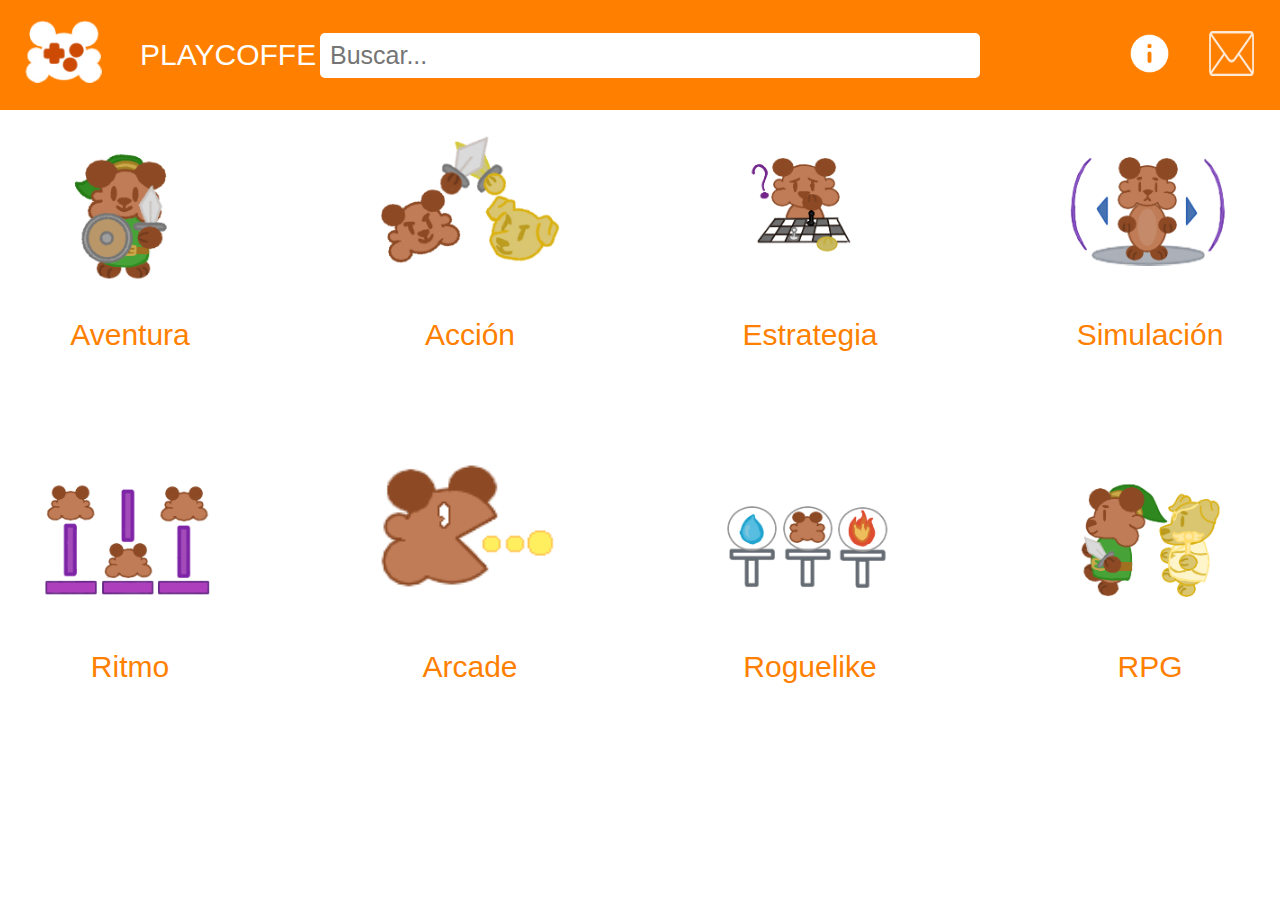
<file: index.html>
<!DOCTYPE html>
<html lang="es">
<head>
  <meta charset="UTF-8">
  <meta name="viewport" content="width=device-width, initial-scale=1.0">
  <title>PlayCoffee</title>
  <link rel="stylesheet" href="CssPrincipal.css">
</head>
<body>
  <header class="navbar">
    <div class="logo">
      <img src="Imagenes/iconoCoffe.png" alt="PlayCoffee Logo" class="logo-icon">
      <span>PLAYCOFFE</span>
    </div>
    
    <div class="search-container">
      <input 
        type="text" 
        id="search-bar" 
        placeholder="Buscar..." 
        class="search-bar" 
        onkeydown="handleKeyDown(event)">
    </div>

    <div class="nav-icons">
      <button class="icon-button" onclick="goToPage('acerca.html')">
        <img src="Imagenes/IconAcercaDe.png" alt="Acerca de">
      </button>
      <button class="icon-button" onclick="goToPage('correo.html')">
        <img src="Imagenes/IconoEmail.png" alt="Correo">
      </button>
    </div>
  </header>

  <main>
    <section class="categories">
      <div class="category">
        <button class="category-btn" onclick="goToPage('CadAventura.html')">
        <img src="Imagenes/AdventureCoffe.png" alt="Aventura">
      </button>
        <p>Aventura</p>
      </div>
      <div class="category">
        <button class="category-btn" onclick="goToPage('CadAccion.html')">
          <img src="Imagenes/AccionCoffe.png" alt="Acción">
        </button>
        <p>Acción</p>
      </div>
      <div class="category">
        <button class="category-btn" onclick="goToPage('CadEstrategia.html')">
          <img src="Imagenes/EstrategiaCoffe.png" alt="Estrategia">
        </button>
        <p>Estrategia</p>
      </div>
      <div class="category">
        <button class="category-btn" onclick="goToPage('CadSimulacion.html')">
          <img src="Imagenes/SimulatorCoffe.png" alt="Simulación">
        </button>
        <p>Simulación</p>
      </div>
      <div class="category">
        <button class="category-btn" onclick="goToPage('CadRitmo.html')">
        <img src="Imagenes/RitmoCoffe.png" alt="Ritmo">
      </button>
        <p>Ritmo</p>
      </div>
      <div class="category">
        <button class="category-btn" onclick="goToPage('CadArcade.html')">
        <img src="Imagenes/ArcadeCoffe.png" alt="Arcade">
      </button>
        <p>Arcade</p>
      </div>
      <div class="category">
        <button class="category-btn" onclick="goToPage('CafRogue.html')">
        <img src="Imagenes/roguelikeCoffe.png" alt="Roguelike">
      </button>
        <p>Roguelike</p>
      </div>
      <div class="category">
        <button class="category-btn" onclick="goToPage('CadRPG.html')">
        <img src="Imagenes/RPGCoffe.png" alt="RPG">
      </button>
        <p>RPG</p>
      </div>
    </section>
  </main>

  <script src="JsPirncipal.Js"></script>
</body>
</html>
</file>
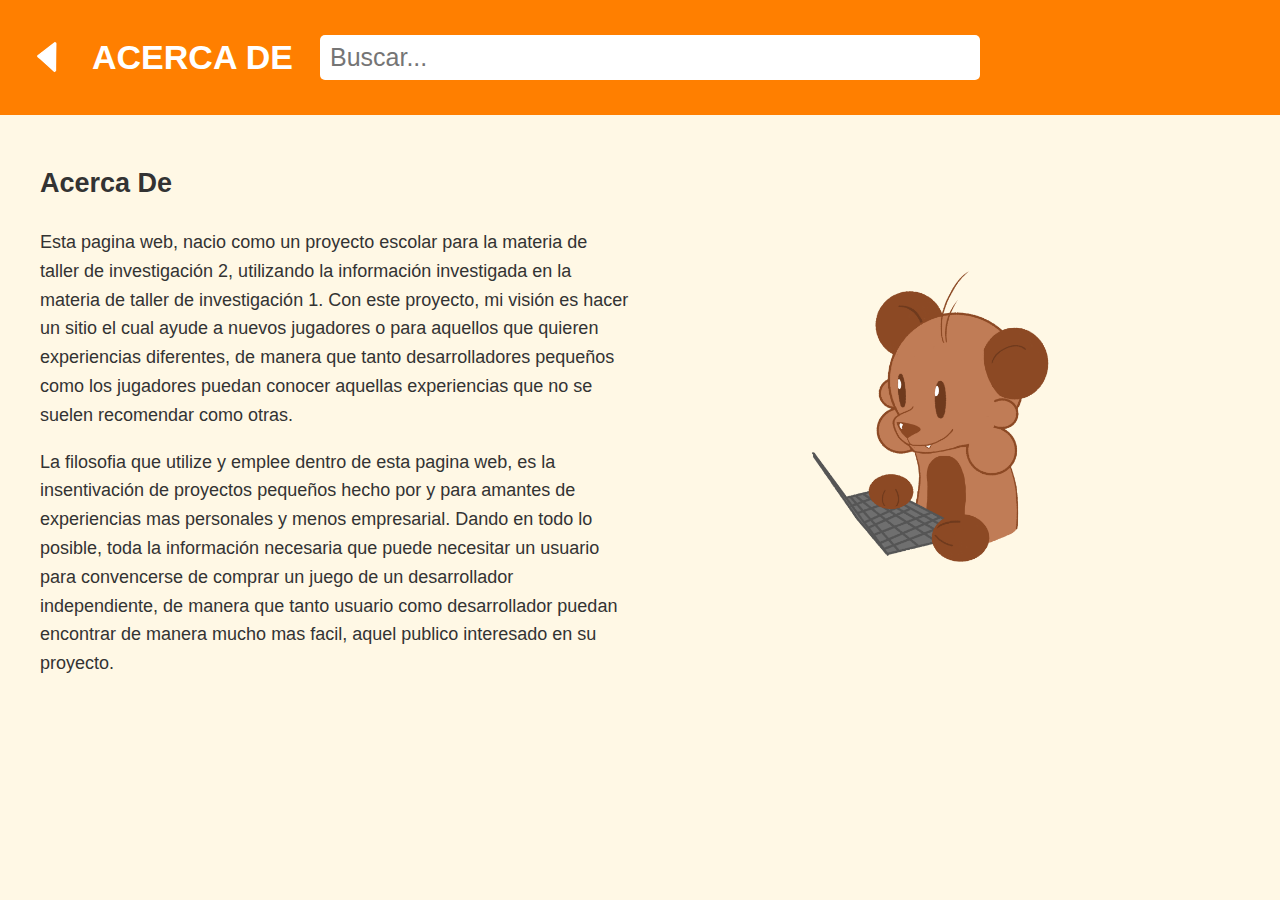
<file: acerca.html>
<!DOCTYPE html>
<html lang="es">
<head>
  <meta charset="UTF-8">
  <meta name="viewport" content="width=device-width, initial-scale=1.0">
  <title>PlayCoffee</title>
  <link rel="stylesheet" href="AcercaDss.css">
</head>
<body>
  <header class="navbar">
    <div class="logo">
        <button class="Regresar-button" onclick="location.href='index.html'">
            <img src="Imagenes/Regresar.png" alt="Regresar" class="Regresar">
          </button>
      <span>ACERCA DE</span>
    </div>
    <div class="search-container">
      <input 
        type="text" 
        id="search-bar" 
        placeholder="Buscar..." 
        class="search-bar" 
        onkeydown="handleKeyDown(event)">
    </div>
  </header>

  <!-- Contenido "Acerca de" -->
  <main class="acerca-de">
    <div class="contenido">
      <div class="texto">
        <h2>Acerca De</h2>
        <p>Esta pagina web, nacio como un proyecto escolar para la materia de taller de investigación 2, utilizando la información investigada en la materia de taller de investigación 1. Con este proyecto, mi visión es hacer un sitio el cual ayude a nuevos 
          jugadores o para aquellos que quieren experiencias diferentes, de manera que tanto desarrolladores pequeños como los jugadores puedan conocer 
          aquellas experiencias que no se suelen recomendar como otras.</p>
        <p>La filosofia que utilize y emplee dentro de esta pagina web, es la insentivación de proyectos pequeños hecho por y para amantes de experiencias mas personales
           y menos empresarial. Dando en todo lo posible, toda la información necesaria que puede necesitar un usuario para convencerse de comprar un juego de un desarrollador independiente, 
           de manera que tanto usuario como desarrollador puedan encontrar de manera mucho mas facil, aquel publico interesado en su proyecto.</p>
      </div>
      <div class="imagen">
        <img src="Imagenes/acercade.png" alt="Imagen de osito" class="osito">
      </div>
    </div>
  </main>
  <script src="JsPirncipal.Js"></script>
</body>
</html>
</file>
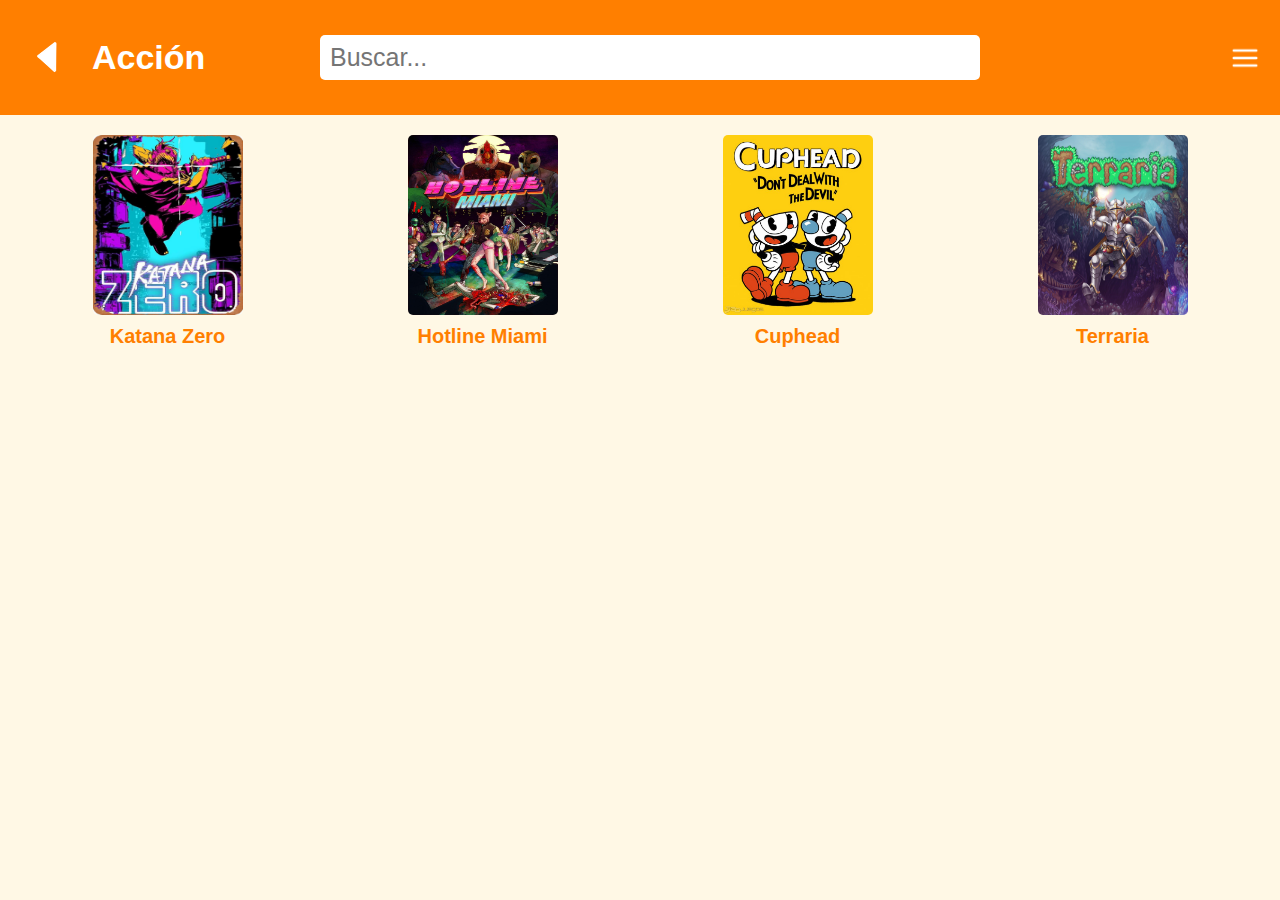
<file: CadAccion.html>
<!DOCTYPE html>
<html lang="es">
<head>
  <meta charset="UTF-8">
  <meta name="viewport" content="width=device-width, initial-scale=1.0">
  <title>PlayCoffee</title>
  <link rel="stylesheet" href="Categorias.css">
  <script>
    function toggleSidebar() {
      const sidebar = document.getElementById('sidebar');
      sidebar.style.width = sidebar.style.width === '250px' ? '0' : '250px';
    }
  </script>
</head>
<body>
  <header class="navbar">
    <div class="logo">
        <button class="Regresar-button" onclick="location.href='index.html'">
            <img src="Imagenes/Regresar.png" alt="Regresar" class="Regresar">
          </button>
      <span>Acción</span>
    </div>
    <div class="search-container">
      <input 
        type="text" 
        id="search-bar" 
        placeholder="Buscar..." 
        class="search-bar" 
        onkeydown="handleKeyDown(event)">
    </div>
    <img src="Imagenes/menu.png" alt="Menú" class="menu-icon" onclick="toggleSidebar()">
  </header>

  <aside id="sidebar" class="sidebar">
    <a href="javascript:void(0)" class="closebtn" onclick="toggleSidebar()">&times;</a>
    <a href="acerca.html">Acerca De</a>
    <a href="correo.html">Correo</a>
  </aside>


  <main class="grid-container">
    <div class="grid-item">
      <img src="Imagenes/Katanazero.jpg" alt="Katana Zero" class="category-image">
      <p>Katana Zero</p>
    </div>
    <div class="grid-item">
      <img src="Imagenes/Hotline.jpg" alt="Hotline Miami" class="category-image">
      <p>Hotline Miami</p>
    </div>
    <div class="grid-item">
      <img src="Imagenes/Cup.jpg" alt="Cuphead" class="category-image">
      <p>Cuphead</p>
    </div>
    <div class="grid-item">
      <img src="Imagenes/Terr.jpg" alt="Terraria" class="category-image">
      <p>Terraria</p>
    </div>
  </main>
  <script src="JsPirncipal.Js"></script>
</body>
</html>
</file>
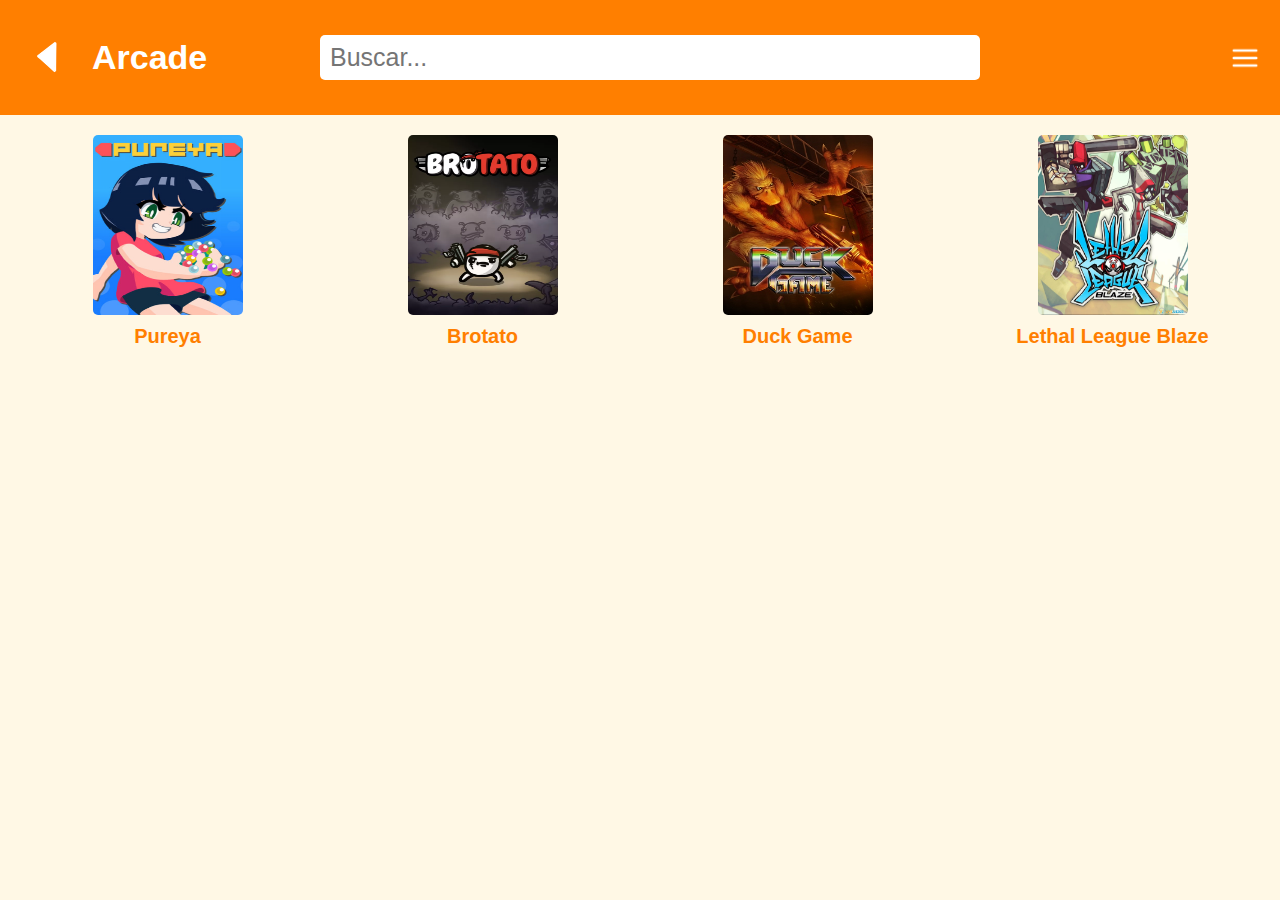
<file: CadArcade.html>
<!DOCTYPE html>
<html lang="es">
<head>
  <meta charset="UTF-8">
  <meta name="viewport" content="width=device-width, initial-scale=1.0">
  <title>PlayCoffee</title>
  <link rel="stylesheet" href="Categorias.css">
  <script>
    function toggleSidebar() {
      const sidebar = document.getElementById('sidebar');
      sidebar.style.width = sidebar.style.width === '250px' ? '0' : '250px';
    }
  </script>
</head>
<body>
  <header class="navbar">
    <div class="logo">
        <button class="Regresar-button" onclick="location.href='index.html'">
            <img src="Imagenes/Regresar.png" alt="Regresar" class="Regresar">
          </button>
      <span>Arcade</span>
    </div>
    <div class="search-container">
      <input 
        type="text" 
        id="search-bar" 
        placeholder="Buscar..." 
        class="search-bar" 
        onkeydown="handleKeyDown(event)">
    </div>
    <img src="Imagenes/menu.png" alt="Menú" class="menu-icon" onclick="toggleSidebar()">
  </header>

  <aside id="sidebar" class="sidebar">
    <a href="javascript:void(0)" class="closebtn" onclick="toggleSidebar()">&times;</a>
    <a href="acerca.html">Acerca De</a>
    <a href="correo.html">Correo</a>
  </aside>


  <main class="grid-container">
    <div class="grid-item">
      <img src="Imagenes/Pur.png" alt="Pureya" class="category-image">
      <p>Pureya</p>
    </div>
    <div class="grid-item">
      <img src="Imagenes/Brotato.webp" alt="Brotato" class="category-image">
      <p>Brotato</p>
    </div>
    <div class="grid-item">
      <img src="Imagenes/Duck.jpg" alt="Duck Game" class="category-image">
      <p>Duck Game</p>
    </div>
    <div class="grid-item">
      <img src="Imagenes/Leth.jpg" alt="Lethal League Blaze" class="category-image">
      <p>Lethal League Blaze</p>
    </div>
  </main>
  <script src="JsPirncipal.Js"></script>
</body>
</html>
</file>
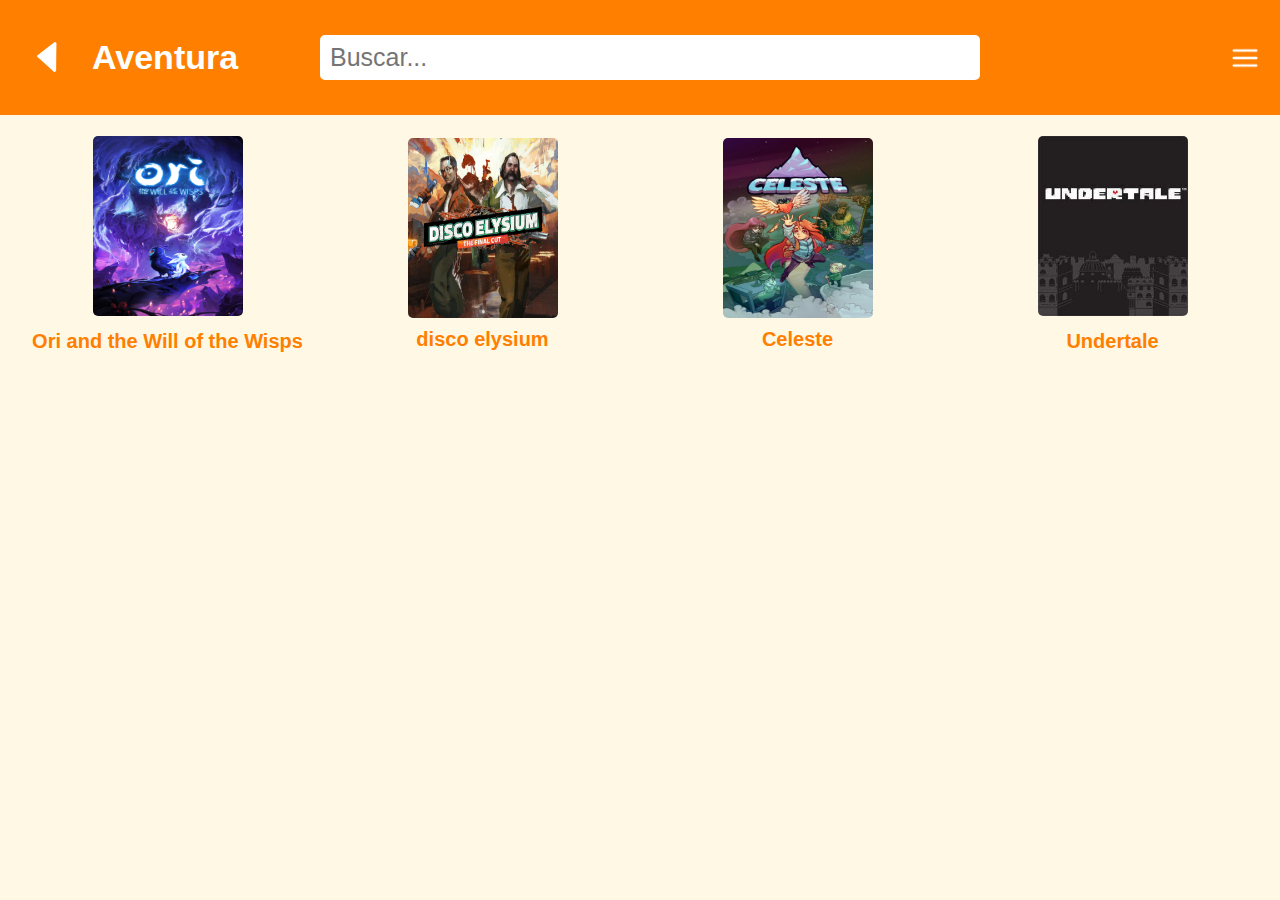
<file: CadAventura.html>
<!DOCTYPE html>
<html lang="es">
<head>
  <meta charset="UTF-8">
  <meta name="viewport" content="width=device-width, initial-scale=1.0">
  <title>PlayCoffee</title>
  <link rel="stylesheet" href="Categorias.css">
  <script>
    function toggleSidebar() {
      const sidebar = document.getElementById('sidebar');
      sidebar.style.width = sidebar.style.width === '250px' ? '0' : '250px';
    }
  </script>
</head>
<body>
  <header class="navbar">
    <div class="logo">
        <button class="Regresar-button" onclick="location.href='index.html'">
            <img src="Imagenes/Regresar.png" alt="Regresar" class="Regresar">
          </button>
      <span>Aventura</span>
    </div>
    <div class="search-container">
      <input 
        type="text" 
        id="search-bar" 
        placeholder="Buscar..." 
        class="search-bar" 
        onkeydown="handleKeyDown(event)">
    </div>
    <img src="Imagenes/menu.png" alt="Menú" class="menu-icon" onclick="toggleSidebar()">
  </header>

  <aside id="sidebar" class="sidebar">
    <a href="javascript:void(0)" class="closebtn" onclick="toggleSidebar()">&times;</a>
    <a href="acerca.html">Acerca De</a>
    <a href="correo.html">Correo</a>
  </aside>


  <main class="grid-container">
    <div class="grid-item">
      <button class="Regresar-button" onclick="location.href='Doc_Ori.html'">
      <img src="Imagenes/Ori.jpg" alt="Ori and the Will of the Wisps" class="category-image">
    </button>
      <p>Ori and the Will of the Wisps</p>
    </div>
    <div class="grid-item">
      <img src="Imagenes/DiscoEly.webp" alt="disco elysium" class="category-image">
      <p>disco elysium</p>
    </div>
    <div class="grid-item">
      <img src="Imagenes/Celeste.jpg" alt="Celeste" class="category-image">
      <p>Celeste</p>
    </div>
    <div class="grid-item">
      <button class="Regresar-button" onclick="location.href='Doc_Un.html'">
      <img src="Imagenes/Undertale.jpg" alt="Undertale" class="category-image">
      </button>
      <p>Undertale</p>
    </div>
  </main>
  <script src="JsPirncipal.Js"></script>
</body>
</html>
</file>
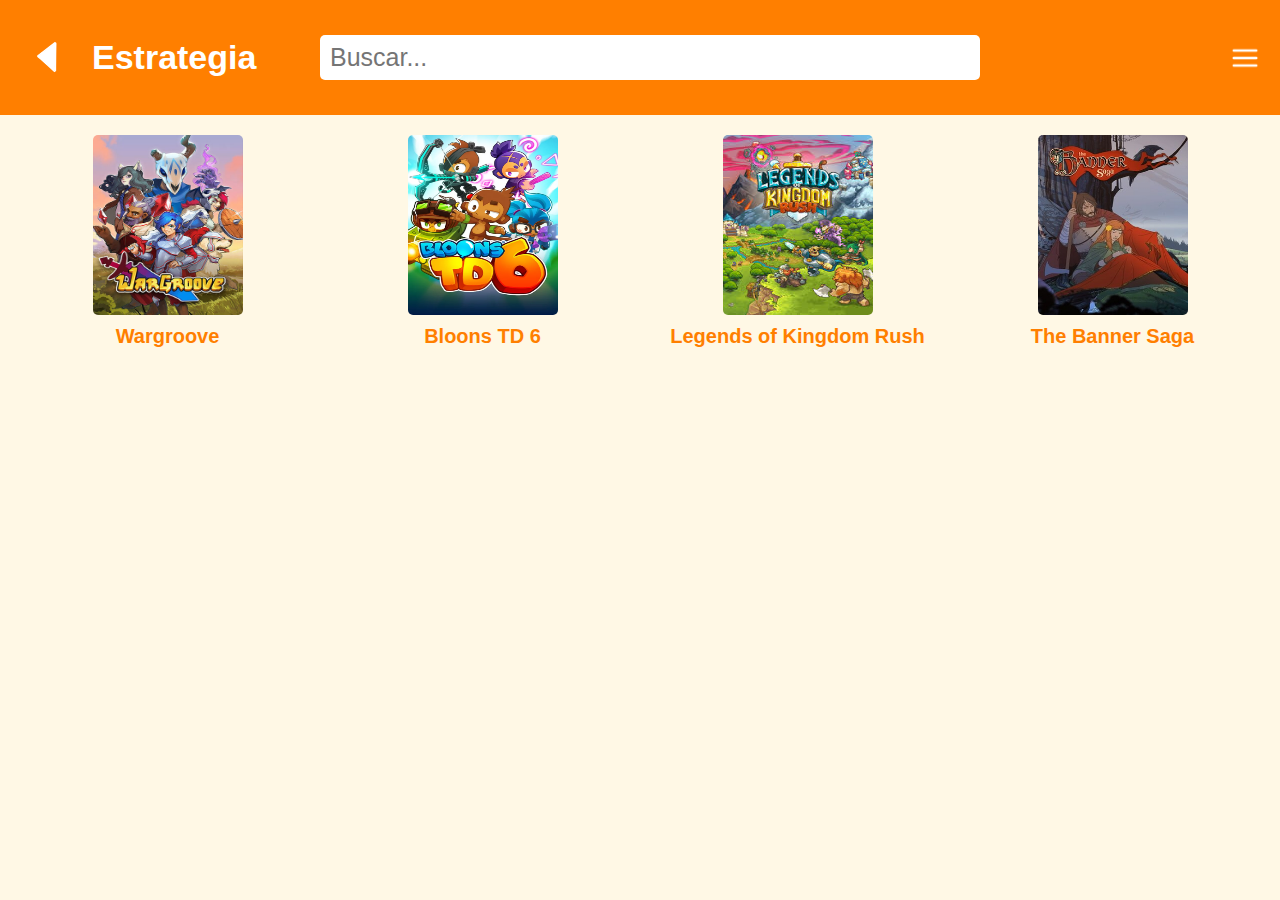
<file: CadEstrategia.Html>
<!DOCTYPE html>
<html lang="es">
<head>
  <meta charset="UTF-8">
  <meta name="viewport" content="width=device-width, initial-scale=1.0">
  <title>PlayCoffee</title>
  <link rel="stylesheet" href="Categorias.css">
  <script>
    function toggleSidebar() {
      const sidebar = document.getElementById('sidebar');
      sidebar.style.width = sidebar.style.width === '250px' ? '0' : '250px';
    }
  </script>
</head>
<body>
  <header class="navbar">
    <div class="logo">
        <button class="Regresar-button" onclick="location.href='index.html'">
            <img src="Imagenes/Regresar.png" alt="Regresar" class="Regresar">
          </button>
      <span>Estrategia</span>
    </div>
    <div class="search-container">
      <input 
        type="text" 
        id="search-bar" 
        placeholder="Buscar..." 
        class="search-bar" 
        onkeydown="handleKeyDown(event)">
    </div>
    <img src="Imagenes/menu.png" alt="Menú" class="menu-icon" onclick="toggleSidebar()">
  </header>

  <aside id="sidebar" class="sidebar">
    <a href="javascript:void(0)" class="closebtn" onclick="toggleSidebar()">&times;</a>
    <a href="acerca.html">Acerca De</a>
    <a href="correo.html">Correo</a>
  </aside>


  <main class="grid-container">
    <div class="grid-item">
      <img src="Imagenes/War.jpeg" alt="Wargroove" class="category-image">
      <p>Wargroove</p>
    </div>
    <div class="grid-item">
      <img src="Imagenes/Blo.webp" alt="Bloons TD 6" class="category-image">
      <p>Bloons TD 6</p>
    </div>
    <div class="grid-item">
      <img src="Imagenes/Leg.jpg" alt="Legends of Kingdom Rush" class="category-image">
      <p>Legends of Kingdom Rush</p>
    </div>
    <div class="grid-item">
      <img src="Imagenes/Bann.jpg" alt="The Banner Saga" class="category-image">
      <p>The Banner Saga</p>
    </div>
  </main>
  <script src="JsPirncipal.Js"></script>
</body>
</html>
</file>
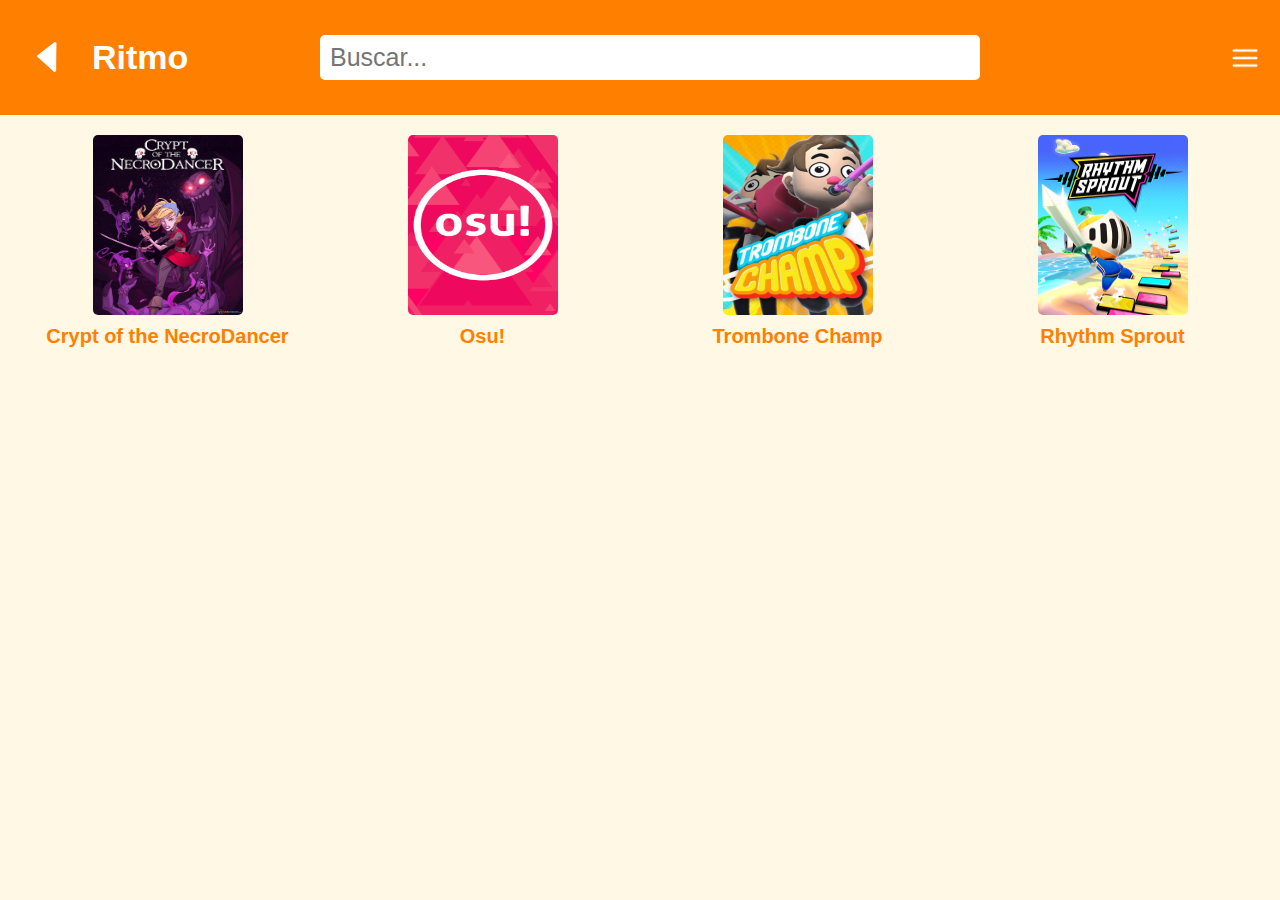
<file: CadRitmo.html>
<!DOCTYPE html>
<html lang="es">
<head>
  <meta charset="UTF-8">
  <meta name="viewport" content="width=device-width, initial-scale=1.0">
  <title>PlayCoffee</title>
  <link rel="stylesheet" href="Categorias.css">
  <script>
    function toggleSidebar() {
      const sidebar = document.getElementById('sidebar');
      sidebar.style.width = sidebar.style.width === '250px' ? '0' : '250px';
    }
  </script>
</head>
<body>
  <header class="navbar">
    <div class="logo">
        <button class="Regresar-button" onclick="location.href='index.html'">
            <img src="Imagenes/Regresar.png" alt="Regresar" class="Regresar">
          </button>
      <span>Ritmo</span>
    </div>
    <div class="search-container">
      <input 
        type="text" 
        id="search-bar" 
        placeholder="Buscar..." 
        class="search-bar" 
        onkeydown="handleKeyDown(event)">
    </div>
    <img src="Imagenes/menu.png" alt="Menú" class="menu-icon" onclick="toggleSidebar()">
  </header>

  <aside id="sidebar" class="sidebar">
    <a href="javascript:void(0)" class="closebtn" onclick="toggleSidebar()">&times;</a>
    <a href="acerca.html">Acerca De</a>
    <a href="correo.html">Correo</a>
  </aside>


  <main class="grid-container">
    <div class="grid-item">
      <img src="Imagenes/Nec.jpg" alt="Crypt of the NecroDancer" class="category-image">
      <p>Crypt of the NecroDancer</p>
    </div>
    <div class="grid-item">
      <img src="Imagenes/Osu.png" alt="Osu!" class="category-image">
      <p>Osu!</p>
    </div>
    <div class="grid-item">
      <img src="Imagenes/Trump.png" alt="Trombone Champ" class="category-image">
      <p>Trombone Champ</p>
    </div>
    <div class="grid-item">
      <img src="Imagenes/Rhy.jpg" alt="Rhythm Sprout" class="category-image">
      <p>Rhythm Sprout</p>
    </div>
  </main>
  <script src="JsPirncipal.Js"></script>
</body>
</html>
</file>
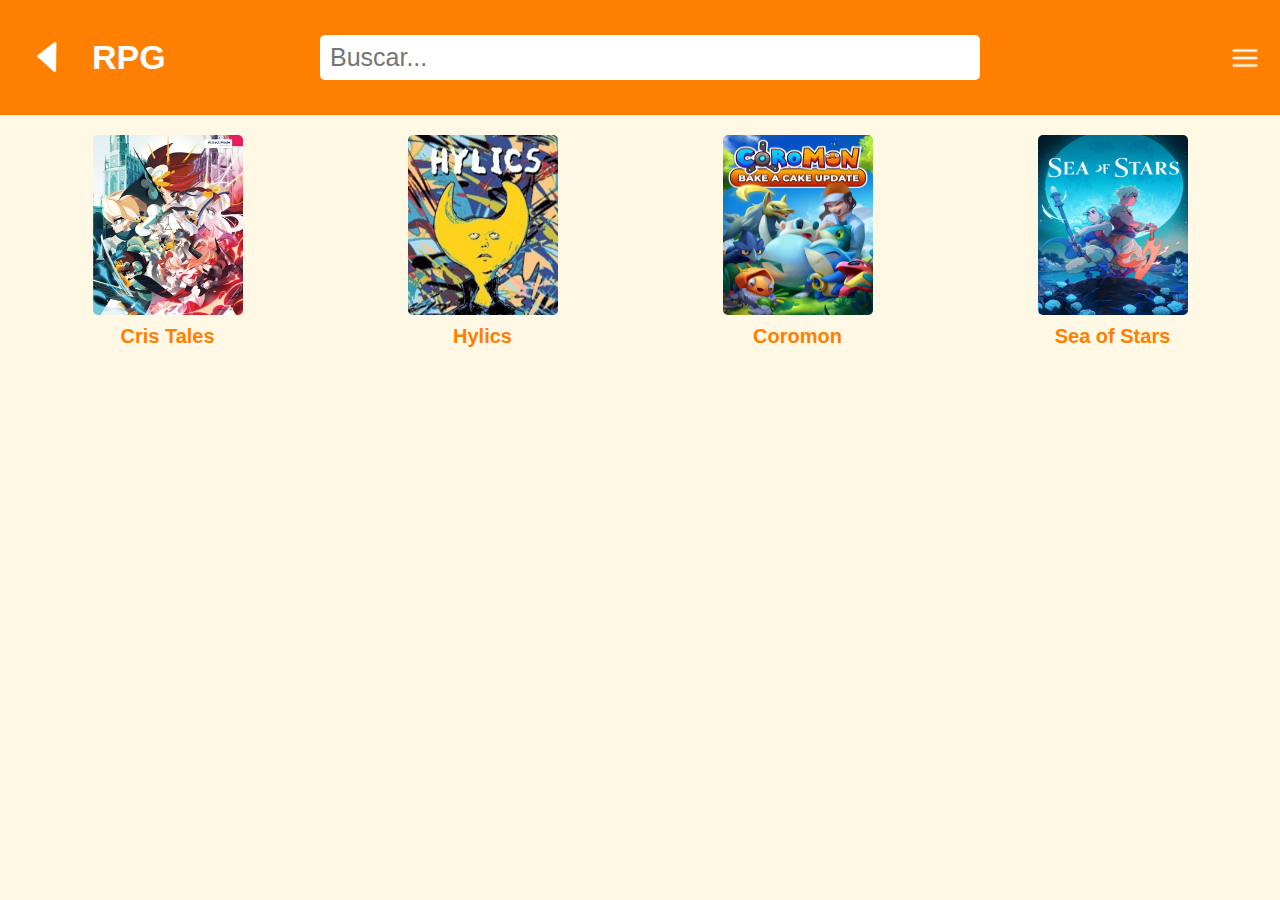
<file: CadRPG.html>
<!DOCTYPE html>
<html lang="es">
<head>
  <meta charset="UTF-8">
  <meta name="viewport" content="width=device-width, initial-scale=1.0">
  <title>PlayCoffee</title>
  <link rel="stylesheet" href="Categorias.css">
  <script>
    function toggleSidebar() {
      const sidebar = document.getElementById('sidebar');
      sidebar.style.width = sidebar.style.width === '250px' ? '0' : '250px';
    }
  </script>
</head>
<body>
  <header class="navbar">
    <div class="logo">
        <button class="Regresar-button" onclick="location.href='index.html'">
            <img src="Imagenes/Regresar.png" alt="Regresar" class="Regresar">
          </button>
      <span>RPG</span>
    </div>
    <div class="search-container">
      <input 
        type="text" 
        id="search-bar" 
        placeholder="Buscar..." 
        class="search-bar" 
        onkeydown="handleKeyDown(event)">
    </div>
    <img src="Imagenes/menu.png" alt="Menú" class="menu-icon" onclick="toggleSidebar()">
  </header>

  <aside id="sidebar" class="sidebar">
    <a href="javascript:void(0)" class="closebtn" onclick="toggleSidebar()">&times;</a>
    <a href="acerca.html">Acerca De</a>
    <a href="correo.html">Correo</a>
  </aside>


  <main class="grid-container">
    <div class="grid-item">
      <img src="Imagenes/Cris.webp" alt="Cris Tales" class="category-image">
      <p>Cris Tales</p>
    </div>
    <div class="grid-item">
      <img src="Imagenes/Hy.jpg" alt="Hylics" class="category-image">
      <p>Hylics</p>
    </div>
    <div class="grid-item">
      <img src="Imagenes/Cor.png" alt="Coromon" class="category-image">
      <p>Coromon</p>
    </div>
    <div class="grid-item">
      <img src="Imagenes/Sea.jpg" alt="Sea of Stars" class="category-image">
      <p>Sea of Stars</p>
    </div>
  </main>
  <script src="JsPirncipal.Js"></script>
</body>
</html>
</file>
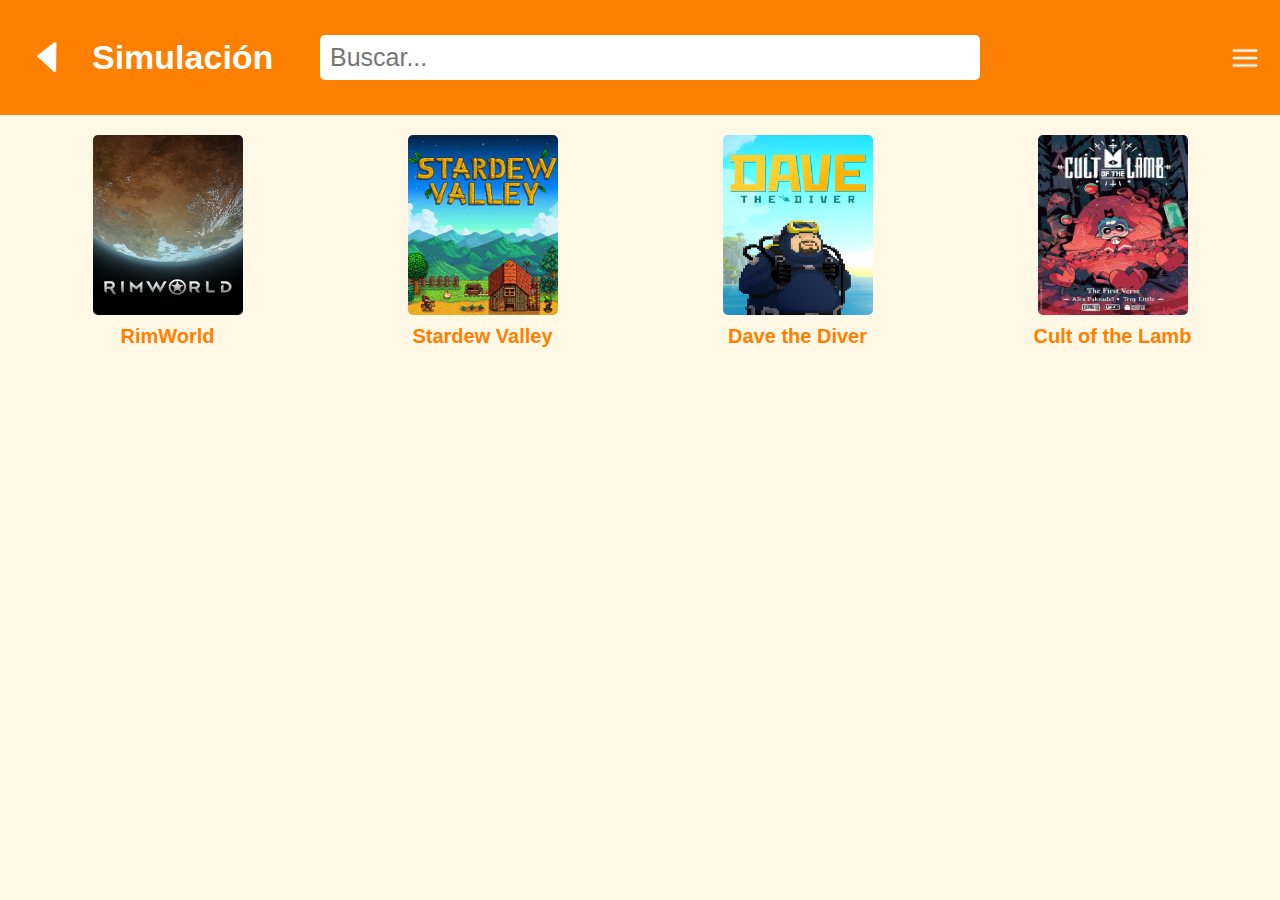
<file: CadSimulacion.html>
<!DOCTYPE html>
<html lang="es">
<head>
  <meta charset="UTF-8">
  <meta name="viewport" content="width=device-width, initial-scale=1.0">
  <title>PlayCoffee</title>
  <link rel="stylesheet" href="Categorias.css">
  <script>
    function toggleSidebar() {
      const sidebar = document.getElementById('sidebar');
      sidebar.style.width = sidebar.style.width === '250px' ? '0' : '250px';
    }
  </script>
</head>
<body>
  <header class="navbar">
    <div class="logo">
        <button class="Regresar-button" onclick="location.href='index.html'">
            <img src="Imagenes/Regresar.png" alt="Regresar" class="Regresar">
          </button>
      <span>Simulación</span>
    </div>
    <div class="search-container">
      <input 
        type="text" 
        id="search-bar" 
        placeholder="Buscar..." 
        class="search-bar" 
        onkeydown="handleKeyDown(event)">
    </div>
    <img src="Imagenes/menu.png" alt="Menú" class="menu-icon" onclick="toggleSidebar()">
  </header>

  <aside id="sidebar" class="sidebar">
    <a href="javascript:void(0)" class="closebtn" onclick="toggleSidebar()">&times;</a>
    <a href="acerca.html">Acerca De</a>
    <a href="correo.html">Correo</a>
  </aside>


  <main class="grid-container">
    <div class="grid-item">
      <img src="Imagenes/Rim.webp" alt="RimWorld" class="category-image">
      <p>RimWorld</p>
    </div>
    <div class="grid-item">
      <img src="Imagenes/Star.jpg" alt="Stardew Valley" class="category-image">
      <p>Stardew Valley</p>
    </div>
    <div class="grid-item">
      <img src="Imagenes/Dave.jpg" alt="Dave the Diver" class="category-image">
      <p>Dave the Diver</p>
    </div>
    <div class="grid-item">
      <img src="Imagenes/Cult.jpg" alt="Cult of the Lamb" class="category-image">
      <p>Cult of the Lamb</p>
    </div>
  </main>
  <script src="JsPirncipal.Js"></script>
</body>
</html>
</file>
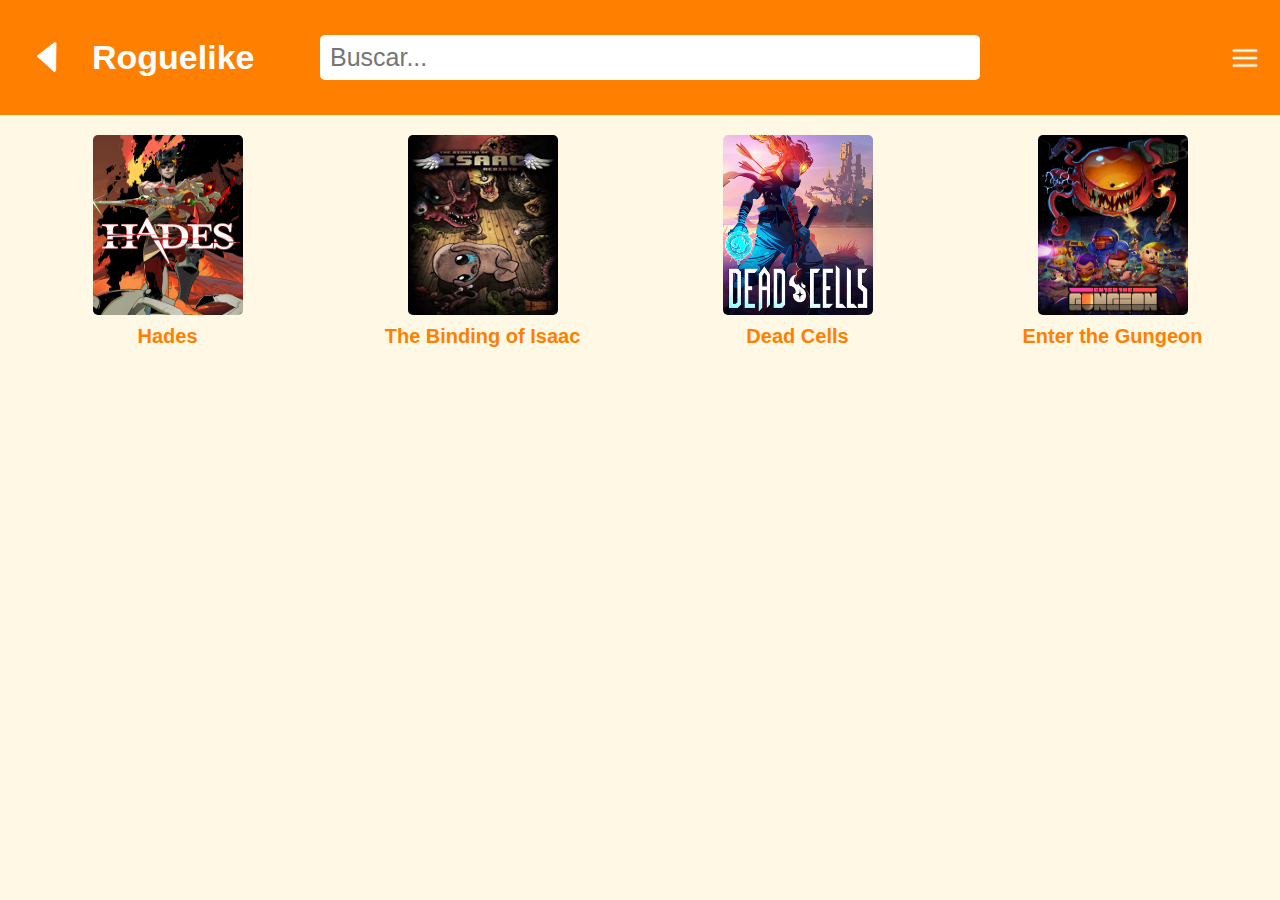
<file: CafRogue.html>
<!DOCTYPE html>
<html lang="es">
<head>
  <meta charset="UTF-8">
  <meta name="viewport" content="width=device-width, initial-scale=1.0">
  <title>PlayCoffee</title>
  <link rel="stylesheet" href="Categorias.css">
  <script>
    function toggleSidebar() {
      const sidebar = document.getElementById('sidebar');
      sidebar.style.width = sidebar.style.width === '250px' ? '0' : '250px';
    }
  </script>
</head>
<body>
  <header class="navbar">
    <div class="logo">
        <button class="Regresar-button" onclick="location.href='index.html'">
            <img src="Imagenes/Regresar.png" alt="Regresar" class="Regresar">
          </button>
      <span>Roguelike</span>
    </div>
    <div class="search-container">
      <input 
        type="text" 
        id="search-bar" 
        placeholder="Buscar..." 
        class="search-bar" 
        onkeydown="handleKeyDown(event)">
    </div>
    <img src="Imagenes/menu.png" alt="Menú" class="menu-icon" onclick="toggleSidebar()">
  </header>

  <aside id="sidebar" class="sidebar">
    <a href="javascript:void(0)" class="closebtn" onclick="toggleSidebar()">&times;</a>
    <a href="acerca.html">Acerca De</a>
    <a href="correo.html">Correo</a>
  </aside>


  <main class="grid-container">
    <div class="grid-item">
      <img src="Imagenes/Hades.jpg" alt="Hades" class="category-image">
      <p>Hades</p>
    </div>
    <div class="grid-item">
      <img src="Imagenes/Issac.jpg" alt="The Binding of Isaac" class="category-image">
      <p>The Binding of Isaac</p>
    </div>
    <div class="grid-item">
      <img src="Imagenes/dead.png" alt="Dead Cells" class="category-image">
      <p>Dead Cells</p>
    </div>
    <div class="grid-item">
      <img src="Imagenes/Ent.jpg" alt="Enter the Gungeon" class="category-image">
      <p>Enter the Gungeon</p>
    </div>
  </main>
  <script src="JsPirncipal.Js"></script>
</body>
</html>
</file>
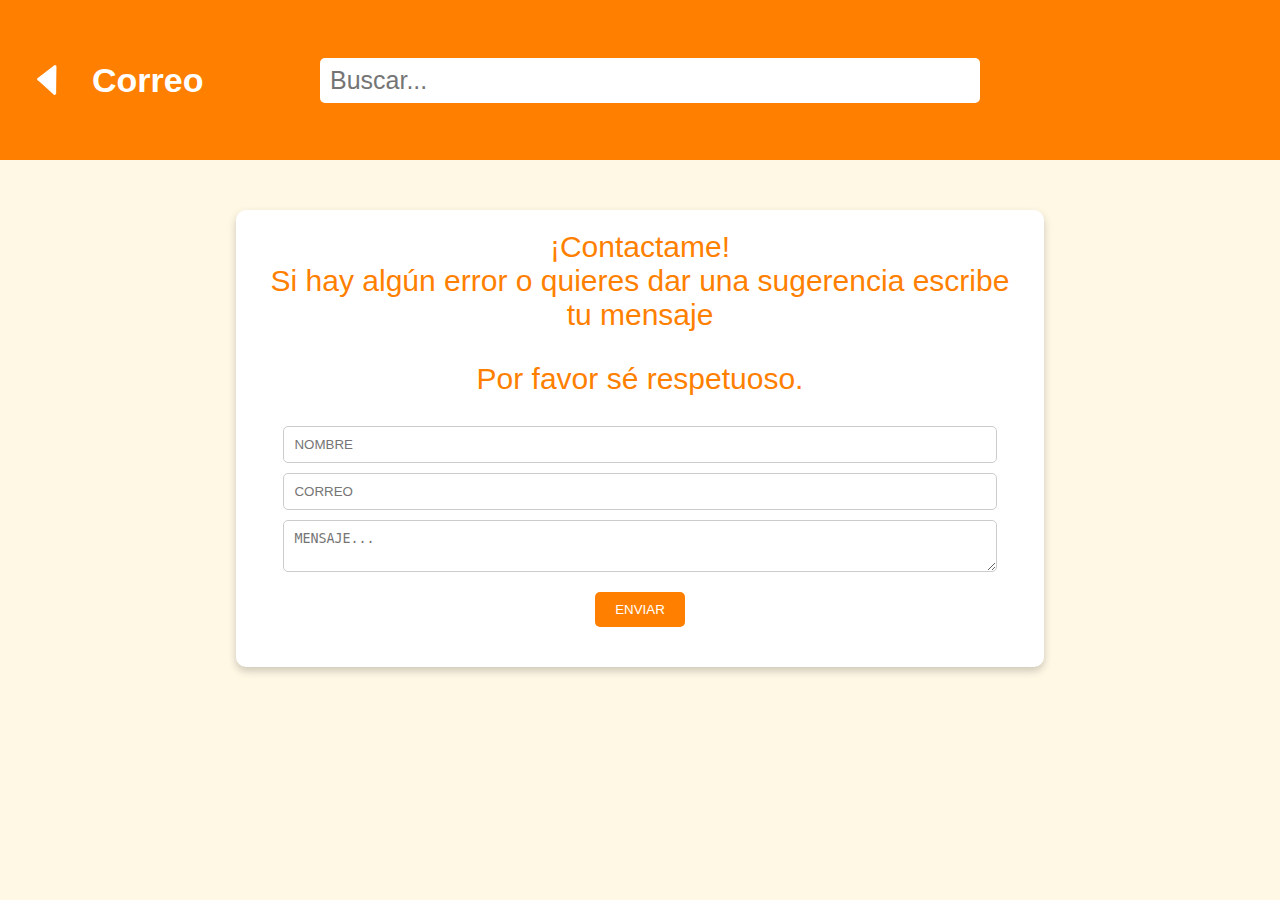
<file: correo.html>
<!DOCTYPE html>
<html lang="es">
<head>
  <meta charset="UTF-8">
  <meta name="viewport" content="width=device-width, initial-scale=1.0">
  <title>PlayCoffee</title>
  <link rel="stylesheet" href="Correoss.css">
</head>
<body>
  <header class="navbar">
    <div class="logo">
        <button class="Regresar-button" onclick="location.href='index.html'">
            <img src="Imagenes/Regresar.png" alt="Regresar" class="Regresar">
        </button>
      <span>Correo</span>
    </div>
    <div class="search-container">
      <input 
        type="text" 
        id="search-bar" 
        placeholder="Buscar..." 
        class="search-bar" 
        onkeydown="handleKeyDown(event)">
    </div>
  </header>

  <!-- Formulario fuera del header -->
  <main>
    <div id="templatemo_contact" class="templatemo_contact">
        <div class="templatemo_contactform">
            <div class="templatemo_contacttitle">¡Contactame!</div>
            <div class="templatemo_sub_contacttitle">Si hay algún error o quieres dar una sugerencia escribe tu mensaje</div>
            <p>Por favor sé respetuoso.</p>
            <!-- Eliminamos action y añadimos id al botón -->
            <form id="contactForm">
                <input type="text" name="name" id="name" placeholder="NOMBRE">
                <input type="email" name="mail" id="mail" placeholder="CORREO">
                <textarea name="message" id="message" placeholder="MENSAJE..."></textarea>
                <button type="button" id="enviarCorreo" class="btn btn-primary">ENVIAR</button>
            </form>
        </div>
    </div>
  </main>
  <script src="JsCorreo.js"></script>
  <script src="JsPirncipal.Js"></script>
</body>
</html>
</file>
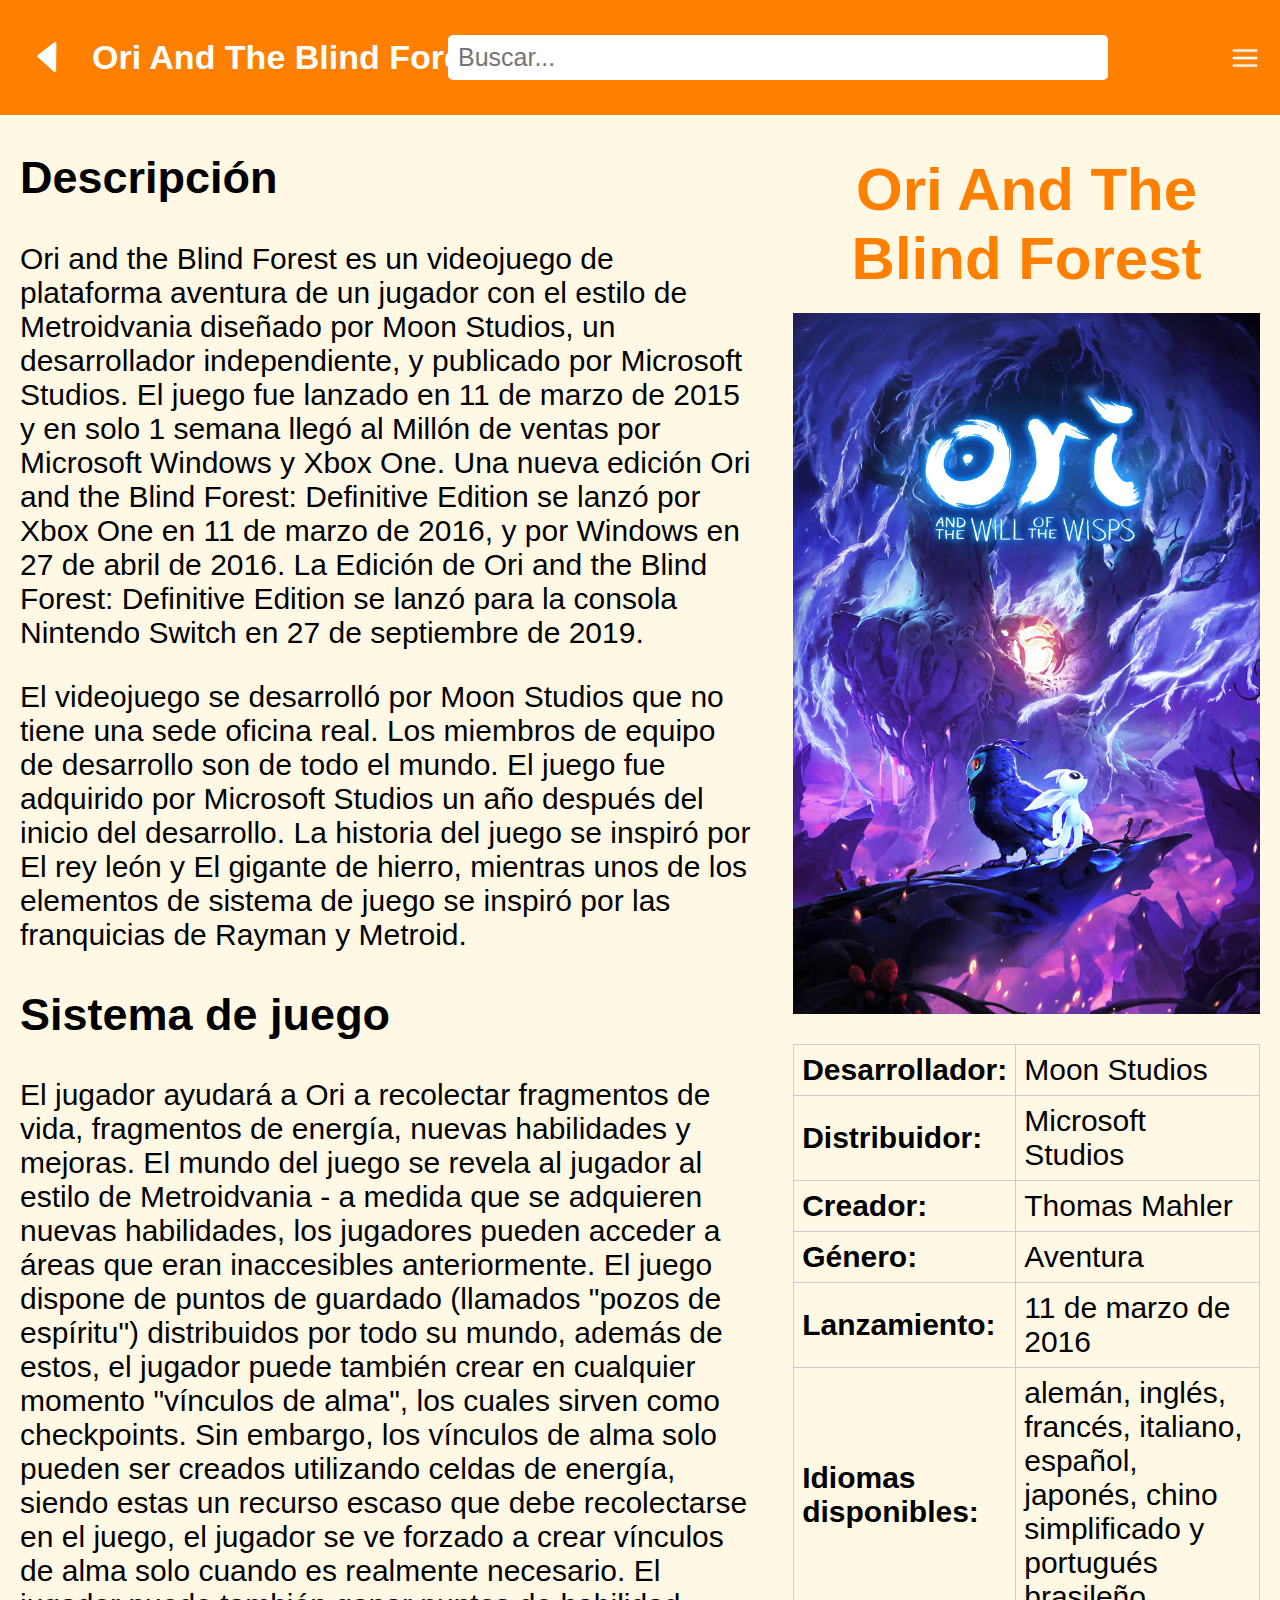
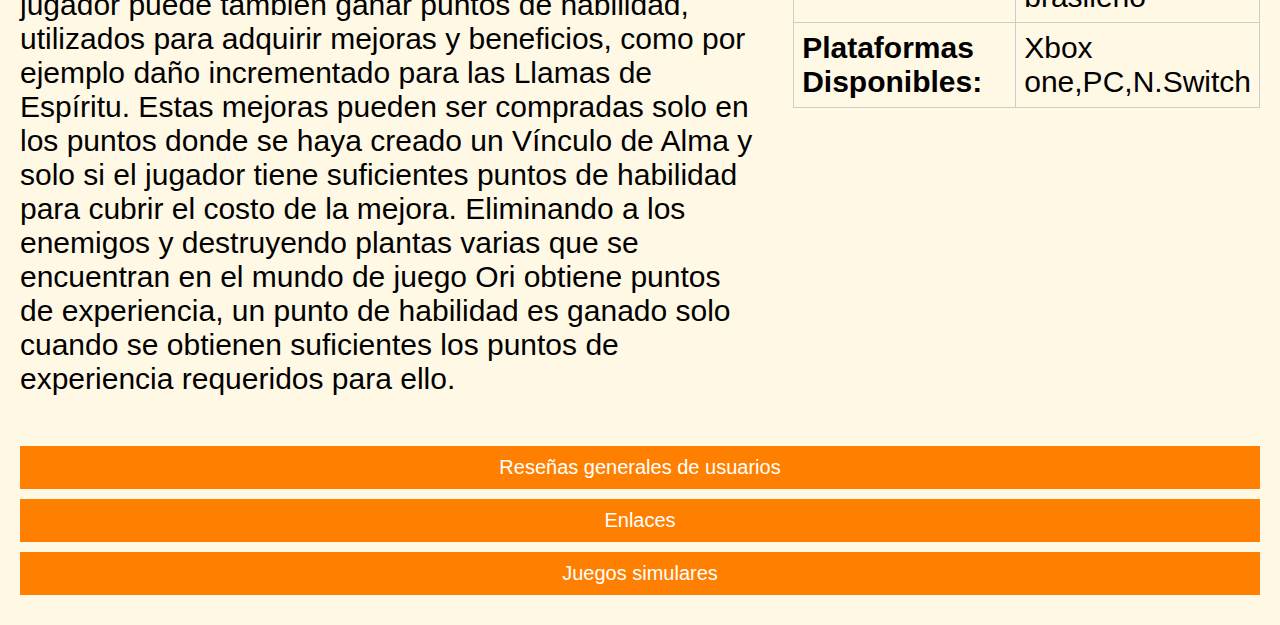
<file: Doc_Ori.html>
<!DOCTYPE html>
<html lang="es">
<head>
  <meta charset="UTF-8">
  <meta name="viewport" content="width=device-width, initial-scale=1.0">
  <title>PlayCoffee</title>
  <link rel="stylesheet" href="Doc.css">
  <script>
    function toggleSidebar() {
      const sidebar = document.getElementById('sidebar');
      sidebar.style.width = sidebar.style.width === '250px' ? '0' : '250px';
    }

    function toggleMenu(id) {
      const menu = document.getElementById(id);
      menu.style.display = menu.style.display === 'block' ? 'none' : 'block';
    }
  </script>
</head>
<body>
  <header class="navbar">
    <div class="logo">
      <button class="Regresar-button" onclick="location.href='CadAventura.html'">
        <img src="Imagenes/Regresar.png" alt="Regresar" class="Regresar">
      </button>
      <span>Ori And The Blind Forest</span>
    </div>
    <div class="search-container">
      <input 
        type="text" 
        id="search-bar" 
        placeholder="Buscar..." 
        class="search-bar" 
        onkeydown="handleKeyDown(event)">
    </div>
    <img src="Imagenes/menu.png" alt="Menú" class="menu-icon" onclick="toggleSidebar()">
  </header>

  <aside id="sidebar" class="sidebar">
    <a href="javascript:void(0)" class="closebtn" onclick="toggleSidebar()">&times;</a>
    <a href="acerca.html">Acerca De</a>
    <a href="correo.html">Correo</a>
  </aside>

  <main class="content">
    <section class="game-layout">
      <div class="game-info">
        <h1 class="game-title">Ori And The Blind Forest</h1>
        <img src="Imagenes/Ori.jpg" alt="ori and the blind forest" class="game-cover">
        <table class="info-table">
          <tr>
            <td><strong>Desarrollador:</strong></td>
            <td>Moon Studios</td>
          </tr>
          <tr>
            <tr>
                <td><strong>Distribuidor:</strong></td>
                <td>Microsoft Studios</td>
              </tr>
              <tr>
                <td><strong>Creador:</strong></td>
                <td>Thomas Mahler</td>
              </tr>
            <td><strong>Género:</strong></td>
            <td>Aventura</td>
          </tr>
          <tr>
            <td><strong>Lanzamiento:</strong></td>
            <td>11 de marzo de 2016</td>
          </tr>
          <tr>
            <td><strong>Idiomas disponibles:</strong></td>
            <td>alemán, inglés, francés, italiano, español, japonés, chino simplificado y portugués brasileño</td>
          </tr>
          <tr>
            <td><strong>Plataformas Disponibles:</strong></td>
            <td>Xbox one,PC,N.Switch</td>
          </tr>
        </table>
      </div>
      <div class="description">
        <h2>Descripción</h2>
        <p>Ori and the Blind Forest es un videojuego de plataforma aventura de un jugador con el estilo de Metroidvania diseñado por Moon Studios,
         un desarrollador independiente, y publicado por Microsoft Studios. El juego fue lanzado en 11 de marzo de 2015 y en solo 1 semana llegó 
         al Millón de ventas por Microsoft Windows y Xbox One. Una nueva edición Ori and the Blind Forest: Definitive Edition se lanzó por Xbox One en 11 de marzo de 2016,
          y por Windows en 27 de abril de 2016. La Edición de Ori and the Blind Forest: Definitive Edition se lanzó para la consola Nintendo Switch en 27 de septiembre de 2019. </p>
          <p>El videojuego se desarrolló por Moon Studios que no tiene una sede oficina real. Los miembros de equipo de desarrollo son de todo el mundo. El juego fue adquirido 
        por Microsoft Studios un año después del inicio del desarrollo. La historia del juego se inspiró por El rey león y El gigante de hierro, 
        mientras unos de los elementos de sistema de juego se inspiró por las franquicias de Rayman y Metroid. </p>
        <h2>Sistema de juego</h2>
        <p>El jugador ayudará a Ori a recolectar fragmentos de vida, fragmentos de energía, nuevas habilidades y mejoras. El mundo del juego se revela
           al jugador al estilo de Metroidvania - a medida que se adquieren nuevas habilidades, los jugadores pueden acceder a áreas que eran inaccesibles 
           anteriormente. El juego dispone de puntos de guardado (llamados "pozos de espíritu") distribuidos por todo su mundo, además de estos, el jugador
            puede también crear en cualquier momento "vínculos de alma", los cuales sirven como checkpoints. Sin embargo, los vínculos de alma solo pueden 
            ser creados utilizando celdas de energía, siendo estas un recurso escaso que debe recolectarse en el juego, el jugador se ve forzado a crear vínculos 
            de alma solo cuando es realmente necesario.
           El jugador puede también ganar puntos de habilidad, utilizados para adquirir mejoras y beneficios, como por ejemplo daño incrementado para las Llamas 
           de Espíritu. Estas mejoras pueden ser compradas solo en los puntos donde se haya creado un Vínculo de Alma y solo si el jugador tiene suficientes puntos 
           de habilidad para cubrir el costo de la mejora. Eliminando a los enemigos y destruyendo plantas varias que se encuentran en el mundo de juego Ori obtiene
          puntos de experiencia, un punto de habilidad es ganado solo cuando se obtienen suficientes los puntos de experiencia requeridos para ello.</p>
      </div>
    </section>
    <section class="dropdowns">
      <div class="dropdown">
        <button onclick="toggleMenu('menu1')">Reseñas generales de usuarios</button>
        <div id="menu1" class="dropdown-content">
          <h3>La calificación final del juego fue de un 4.8</h3>
          <h3>Reseñas positivas</h3>
          <p>La mayoria de reseñas positivas resaltan el apartado visual del videojuego, denotando la gran combinación que se encuentra en
            en combinar el arte 2d con modelos simples en 3d con los cuales se crean grandes escenarios llativos, que parecen salir de la pantalla.
            Algo mas que se suele destacar es la mecanica de movimiento, el cual se complementa bastante bien con su genero, permitiendo mejorar a 
            nuestro personaje, mientras a su vez, nos encontramos con niveles llenos de desafios retantes.</p>
          <h3>Reseñas negativas</h3>
          <p>Si bien son pocas a comparación de las positivas, estas suelen criticar el movimiento del personaje, la dificultad y en pocas ocaciones
            el rendimiento del juego, destacando como es que si bien el juego inicia bien, este se siente poco intuitivo, con muy poco de su mismo
            genero el cual es Metroidvania, destacando que hay mejores que este por menor precio.
          </p>
          <p></p>
        </div>
      </div>
      <div class="dropdown">
        <button onclick="toggleMenu('menu2')">Enlaces</button>
        <div id="menu2" class="dropdown-content">
          <h3>Sitios oficiales de distribución.</h3>
          <p>Página oficial: <a href="https://www.orithegame.com/">https://www.orithegame.com/</a></p>
          <p>Steam:<a href="https://store.steampowered.com/app/1057090/Ori_and_the_Will_of_the_Wisps/">https://store.steampowered.com/app/1057090/Ori_and_the_Will_of_the_Wisps/</a></p>
          <p>Xbox: <a href="https://www.xbox.com/en-US/games/ori-will-of-the-wisps#purchaseoptions">https://www.xbox.com/en-US/games/ori-will-of-the-wisps#purchaseoptions</a></p>
          <p>Nintendo Switch: <a href="https://www.nintendo.com/us/store/products/ori-and-the-will-of-the-wisps-switch/">https://www.nintendo.com/us/store/products/ori-and-the-will-of-the-wisps-switch/</a></p>
        <h3>Fuentes consultadas.</h3>
        <p>Fuente 1: <a href="https://es.wikipedia.org/wiki/Ori_and_the_Blind_Forest">https://es.wikipedia.org/wiki/Ori_and_the_Blind_Forest</a></p>
        <p>Fuente 2: <a href="https://www.orithegame.com/">https://www.orithegame.com/</a></p>
      </div>
      </div>
      <div class="dropdown">
        <button onclick="toggleMenu('menu3')">Juegos simulares</button>
        <div id="menu3" class="dropdown-content">
          <ul>
            <li>Blind Forest </li>
            <li>Bō: Path of the Teal Lotus</li>
            <li>Sheepo/Islets</li>
            <li>Afterimage</li>
          </ul>
        </div>
      </div>
    </section>
  </main>
  <script src="JsPirncipal.Js"></script>
</body>
</html>
</file>
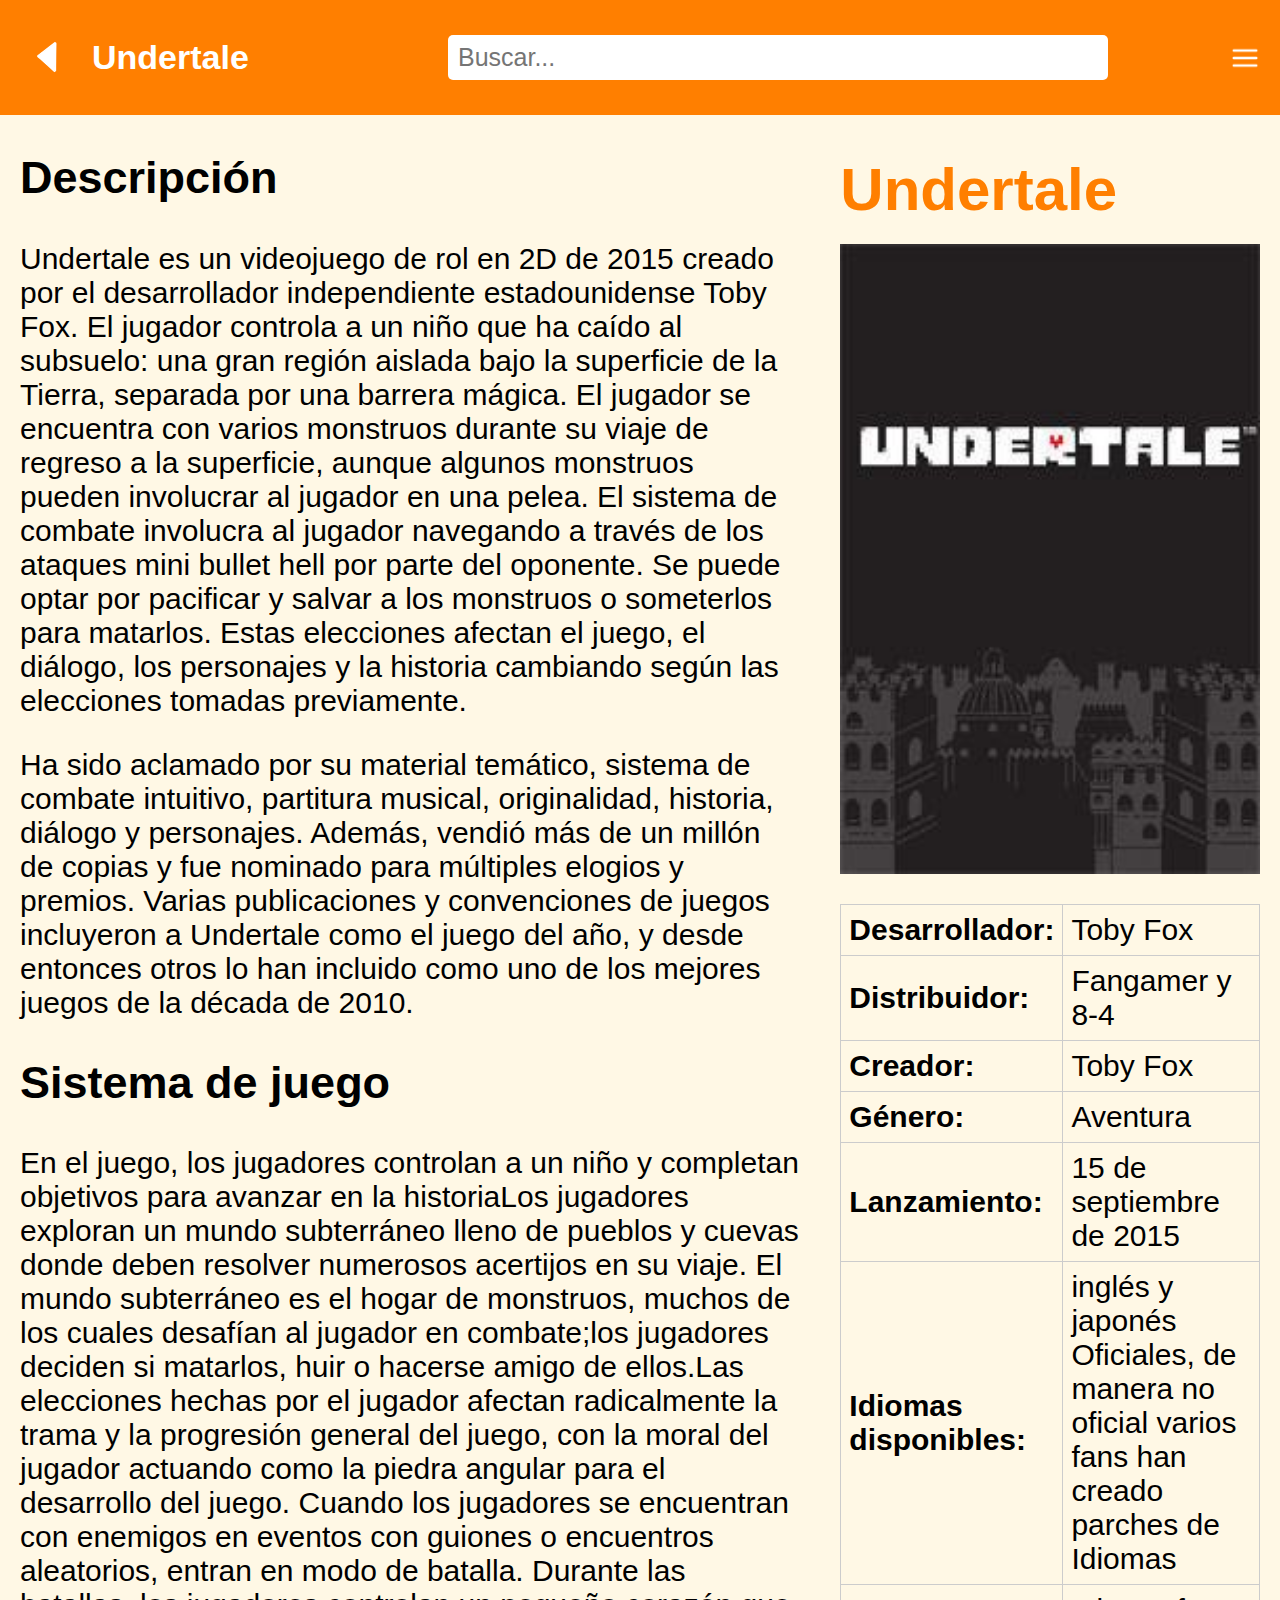
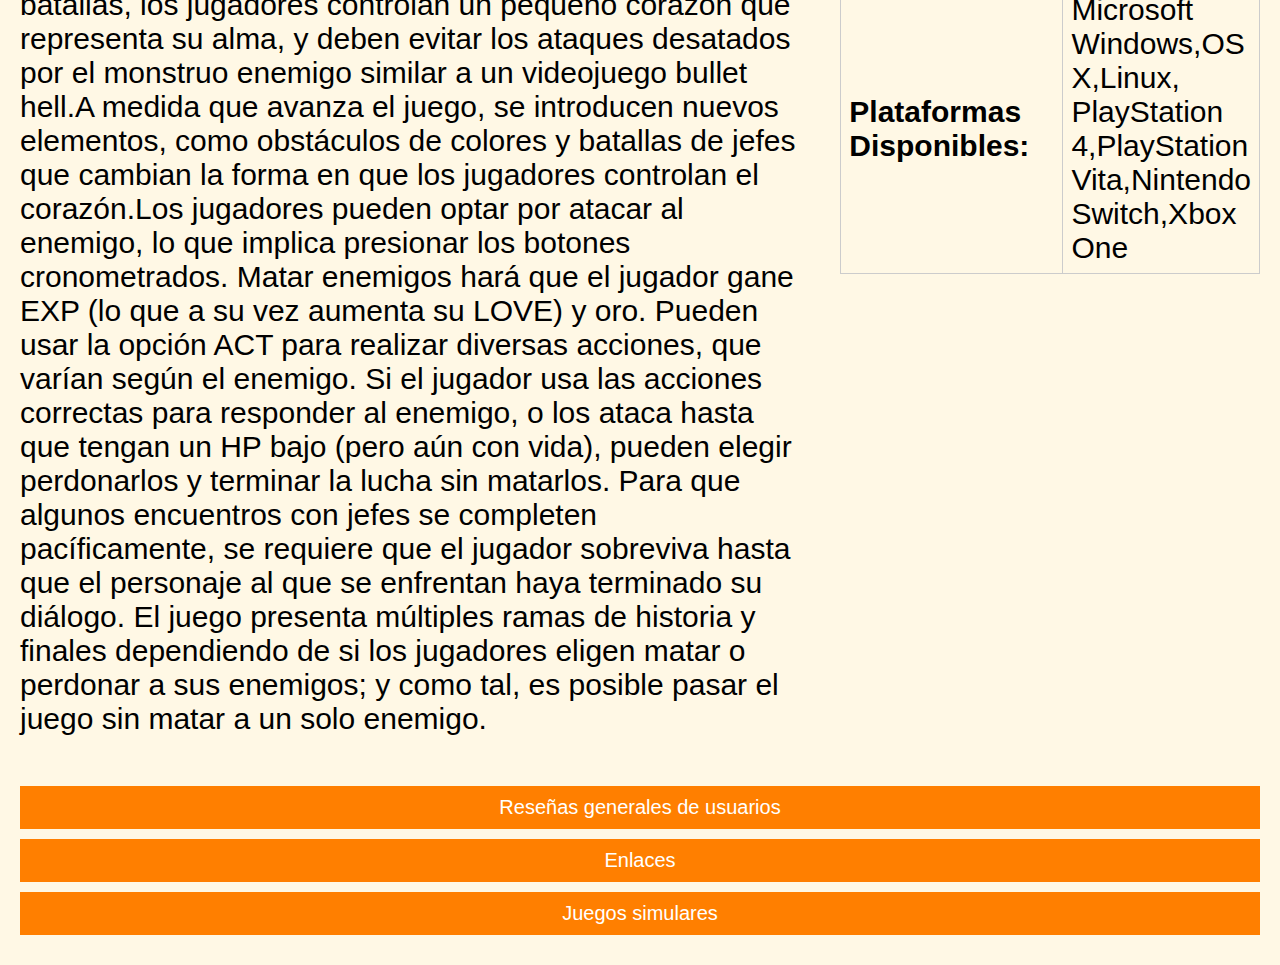
<file: Doc_Un.html>
<!DOCTYPE html>
<html lang="es">
<head>
  <meta charset="UTF-8">
  <meta name="viewport" content="width=device-width, initial-scale=1.0">
  <title>PlayCoffee</title>
  <link rel="stylesheet" href="Doc.css">
  <script>
    function toggleSidebar() {
      const sidebar = document.getElementById('sidebar');
      sidebar.style.width = sidebar.style.width === '250px' ? '0' : '250px';
    }

    function toggleMenu(id) {
      const menu = document.getElementById(id);
      menu.style.display = menu.style.display === 'block' ? 'none' : 'block';
    }
  </script>
</head>
<body>
  <header class="navbar">
    <div class="logo">
      <button class="Regresar-button" onclick="location.href='CadAventura.html'">
        <img src="Imagenes/Regresar.png" alt="Regresar" class="Regresar">
      </button>
      <span>Undertale</span>
    </div>

    <div class="search-container">
        <input 
          type="text" 
          id="search-bar" 
          placeholder="Buscar..." 
          class="search-bar" 
          onkeydown="handleKeyDown(event)">
      </div>

    <img src="Imagenes/menu.png" alt="Menú" class="menu-icon" onclick="toggleSidebar()">
  </header>

  <aside id="sidebar" class="sidebar">
    <a href="javascript:void(0)" class="closebtn" onclick="toggleSidebar()">&times;</a>
    <a href="acerca.html">Acerca De</a>
    <a href="correo.html">Correo</a>
  </aside>

  <main class="content">
    <section class="game-layout">
      <div class="game-info">
        <h1 class="game-title">Undertale</h1>
        <img src="Imagenes/Undertale.jpg" alt="ori and the blind forest" class="game-cover">
        <table class="info-table">
          <tr>
            <td><strong>Desarrollador:</strong></td>
            <td>Toby Fox</td>
          </tr>
          <tr>
            <tr>
                <td><strong>Distribuidor:</strong></td>
                <td>Fangamer y 8-4</td>
              </tr>
              <tr>
                <td><strong>Creador:</strong></td>
                <td>Toby Fox</td>
              </tr>
            <td><strong>Género:</strong></td>
            <td>Aventura</td>
          </tr>
          <tr>
            <td><strong>Lanzamiento:</strong></td>
            <td>15 de septiembre de 2015</td>
          </tr>
          <tr>
            <td><strong>Idiomas disponibles:</strong></td>
            <td>inglés y japonés Oficiales, de manera no oficial varios fans han creado parches de Idiomas</td>
          </tr>
          <tr>
            <td><strong>Plataformas Disponibles:</strong></td>
            <td>Microsoft Windows,OS X,Linux, PlayStation 4,PlayStation Vita,Nintendo Switch,Xbox One</td>
          </tr>
        </table>
      </div>
      <div class="description">
        <h2>Descripción</h2>
        <p>Undertale es un videojuego de rol en 2D de 2015 creado por el desarrollador independiente estadounidense Toby Fox. El jugador controla a un niño que ha 
        caído al subsuelo: una gran región aislada bajo la superficie de la Tierra, separada por una barrera mágica. El jugador se encuentra con varios monstruos durante 
        su viaje de regreso a la superficie, aunque algunos monstruos pueden involucrar al jugador en una pelea. El sistema de combate involucra al jugador navegando a 
        través de los ataques mini bullet hell por parte del oponente. Se puede optar por pacificar y salvar a los monstruos o someterlos para matarlos. Estas elecciones 
        afectan el juego, el diálogo, los personajes y la historia cambiando según las elecciones tomadas previamente. </p>
          
        <p> Ha sido aclamado por su material temático, sistema de combate intuitivo, partitura musical, originalidad, historia, diálogo y personajes. Además, vendió más
     de un millón de copias y fue nominado para múltiples elogios y premios. Varias publicaciones y convenciones de juegos incluyeron a Undertale como el juego del año, 
     y desde entonces otros lo han incluido como uno de los mejores juegos de la década de 2010.</p>
        
     <h2>Sistema de juego</h2>
        <p>En el juego, los jugadores controlan a un niño y completan objetivos para avanzar en la historiaLos jugadores exploran un mundo subterráneo lleno de pueblos y cuevas donde 
        deben resolver numerosos acertijos en su viaje. El mundo subterráneo es el hogar de monstruos, muchos de los cuales desafían al jugador en combate;los jugadores deciden si matarlos, 
        huir o hacerse amigo de ellos.Las elecciones hechas por el jugador afectan radicalmente la trama y la progresión general del juego, con la moral del jugador actuando como la piedra 
        angular para el desarrollo del juego.
        Cuando los jugadores se encuentran con enemigos en eventos con guiones o encuentros aleatorios, entran en modo de batalla. Durante las batallas, los jugadores controlan un pequeño corazón 
        que representa su alma, y deben evitar los ataques desatados por el monstruo enemigo similar a un videojuego bullet hell.A medida que avanza el juego, se introducen nuevos elementos, como 
        obstáculos de colores y batallas de jefes que cambian la forma en que los jugadores controlan el corazón.Los jugadores pueden optar por atacar al enemigo, lo que implica presionar los botones 
        cronometrados. Matar enemigos hará que el jugador gane EXP (lo que a su vez aumenta su LOVE) y oro. Pueden usar la opción ACT para realizar diversas acciones, que varían según el enemigo.
        Si el jugador usa las acciones correctas para responder al enemigo, o los ataca hasta que tengan un HP bajo (pero aún con vida), pueden elegir perdonarlos y terminar la lucha sin matarlos.
        Para que algunos encuentros con jefes se completen pacíficamente, se requiere que el jugador sobreviva hasta que el personaje al que se enfrentan haya terminado su diálogo. El juego presenta múltiples 
        ramas de historia y finales dependiendo de si los jugadores eligen matar o perdonar a sus enemigos; y como tal, es posible pasar el juego sin matar a un solo enemigo.</p>
      </div>
    </section>
    <section class="dropdowns">
      <div class="dropdown">
        <button onclick="toggleMenu('menu1')">Reseñas generales de usuarios</button>
        <div id="menu1" class="dropdown-content">
          <h3>La calificación final del juego fue de un 4.2</h3>
          <h3>Reseñas positivas</h3>
          <p>En lo que conforman la mayoria de reseñas positivas, hablan sobre la gran banda sonora del videojuego, esto junto con sus mequanicas 
            simples pero divertidas e incluso desafiante dependiendo de las desiciones del jugador,teniendo acompañado esto a personajes carismaticos
            que haran facil encariñarse de ellos, esto junto con el corto tiempo de juego que tiene este, haran de esta una disfrutable experiencia 
            con musica inolvidable.</p>
          <h3>Reseñas negativas</h3>
          <p>En lo que conforman la mayoria de reseñas negativas, es en lo simple que puede ser el gameplay a comparación de otros, esto junto a que 
            si no te sientes atraido a su musica y personajes, puede ser un juego aburrido para algunos, teniendo como mayor critica, su sistema de 
            desiciones que se hace llamar libre pero mayormente este solo se conforma de positivo neutro y negativo.
          </p>
          <p></p>
        </div>
      </div>
      <div class="dropdown">
        <button onclick="toggleMenu('menu2')">Enlaces</button>
        <div id="menu2" class="dropdown-content">
          <h3>Sitios oficiales de distribución.</h3>
          <p>Página oficial: <a href="https://undertale.com/">https://undertale.com/</a></p>
          <p>Steam:<a href="https://store.steampowered.com/app/391540/Undertale/">https://store.steampowered.com/app/391540/Undertale/</a></p>
          <p>PS4: <a href="https://store.playstation.com/en-us/product/UP3893-CUSA08801_00-TFSHVCUTPS400084">https://store.playstation.com/en-us/product/UP3893-CUSA08801_00-TFSHVCUTPS400084</a></p>
          <p>Xbox: <a href="https://www.xbox.com/en-us/games/store/undertale/9pjggx9xjxpb?wa=wsignin1.0">https://www.xbox.com/en-us/games/store/undertale/9pjggx9xjxpb?wa=wsignin1.0</a></p>
          <p>Nintendo Switch: <a href="https://www.nintendo.com/us/store/products/undertale-switch/">https://www.nintendo.com/us/store/products/undertale-switch/</a></p>
        <h3>Fuentes consultadas.</h3>
        <p>Fuente 1: <a href="https://es.wikipedia.org/wiki/Undertale">https://es.wikipedia.org/wiki/Undertale</a></p>
        <p>Fuente 2: <a href="https://undertale.com/">https://undertale.com/</a></p>
      </div>
      </div>
      <div class="dropdown">
        <button onclick="toggleMenu('menu3')">Juegos simulares</button>
        <div id="menu3" class="dropdown-content">
          <ul>
            <li>Omori </li>
            <li>Yumme nikki</li>
            <li>Eastward </li>
            <li>Earthbound</li>
          </ul>
        </div>
      </div>
    </section>
  </main>
  <script src="JsPirncipal.Js"></script>
</body>
</html>
</file>
<file: CssPrincipal.css>
body {
    font-family: 'Berlin Sans FB Demi', sans-serif;
    margin: 0;
    padding: 0;
    font-size: 30px;
  }
  
  .navbar {
    display: flex;
    justify-content: space-between;
    align-items: center;
    background-color: #ff7f00;
    padding: 10px 20px;
    color: white;
    position: relative;
  }
  
  .logo {
    display: flex;
    align-items: center;
  }
  
  .logo-icon {
    width: 90px;
    height: 90px;
    margin-right: 30px;
  }
  
  .nav-icons {
    display: flex;
    align-items: center;
    gap: 15px;
  }
  
  /* Buscador centrado */
.search-container {
    position: absolute;
    left: 50%;
    transform: translateX(-50%);
    width: 50%;
  }

  .search-bar {
  width: 100%;
  padding: 8px 10px;
  border: none;
  border-radius: 5px;
  font-family: 'Berlin Sans FB Demi', sans-serif;
  font-size: 25px;
  color: #ff7f00;
}

/* Iconos de la barra */
.nav-icons {
    display: flex;
    align-items: center;
    gap: 25px;
  }
  
  .icon-button {
    background: none;
    border: none;
    cursor: pointer;
  }
  
  .icon-button img {
    width: 45px;
    height: 45px;
  }
  
  .categories {
    display: grid;
    grid-template-columns: repeat(4, 1fr);
    gap: 100px;
    padding: 10px;
  }
  
  .category {
    text-align: center;
  }
  
  .category-btn {
    background: none;
    border: none;
    cursor: pointer;
  }
  
  .category-btn img,
  .category img {
    width: 180px;
    height: 180px;
    display: block;
    margin: 0 auto 10px;
  }

  .category p {
    font-family: 'Berlin Sans FB Demi', sans-serif;
    color: #ff7f00;
    font-size: 30px;
    margin: 0;
  }
  
  /* Otros estilos */
  .navbar span,
  .navbar .search-bar,
  .nav-icons img {
    font-family: 'Berlin Sans FB Demi', sans-serif;
  }
</file>
<file: AcercaDss.css>
body {
    font-family: 'Berlin Sans FB Demi', sans-serif;
    margin: 0;
    padding: 0;
    font-size: 30px;
    background-color: #fff8e5;
}

.navbar {
    display: flex;
    justify-content: space-between;
    align-items: center;
    background-color: #ff7f00;
    padding: 30px 20px;
    color: white;
    position: relative;
}

.logo {
    display: flex;
    align-items: center;
    gap: 10px;
}

.Regresar-button {
    background: none;
    border: none;
    cursor: pointer;
}

.Regresar {
    width: 50px; /* Tamaño del ícono "Regresar" */
    height: 50px;
}

.logo span {
    color: white; /* Texto en blanco para "REGRESAR" */
    font-size: 34px;
    font-weight: bold;
}

.search-container {
    position: absolute;
    left: 50%;
    transform: translateX(-50%);
    width: 50%; /* Ancho del buscador */
}

.search-bar {
    width: 100%;
    padding: 8px 10px;
    border: none;
    border-radius: 5px;
    font-family: 'Berlin Sans FB Demi', sans-serif;
    font-size: 25px;
    color: #ff7f00;
  }

  .acerca-de {
    margin: 5px auto;
    max-width: 1200px;
    padding: 20px;
}

.contenido {
    display: flex;
    justify-content: space-between;
    align-items: center;
    gap: 20px; /* Espaciado entre el texto y la imagen */
}

.texto {
    flex: 2; /* Reducimos ligeramente el espacio que ocupa el texto */
    font-size: 18px;
    line-height: 1.6;
    color: #333;
}

.imagen {
    flex: 2; /* La imagen ahora ocupa más espacio */
    display: flex;
    justify-content: center;
    align-items: center;
}

.imagen img {
    max-width: 90%; /* Permitimos que la imagen crezca más */
    height: auto;
    border-radius: 10px; /* Bordes redondeados */
}
</file>
<file: Categorias.css>
body {
    font-family: 'Berlin Sans FB Demi', sans-serif;
    margin: 0;
    padding: 0;
    font-size: 30px;
    background-color: #fff8e5;
}

.navbar {
    display: flex;
    justify-content: space-between;
    align-items: center;
    background-color: #ff7f00;
    padding: 30px 20px;
    color: white;
    position: relative;
}

.logo {
    display: flex;
    align-items: center;
    gap: 10px;
}

.Regresar-button {
    background: none;
    border: none;
    cursor: pointer;
}

.Regresar {
    width: 50px; /* Tamaño del ícono "Regresar" */
    height: 50px;
}

.logo span {
    color: white; /* Texto en blanco para "REGRESAR" */
    font-size: 34px;
    font-weight: bold;
}

.search-container {
    position: absolute;
    left: 50%;
    transform: translateX(-50%);
    width: 50%; /* Ancho del buscador */
}

.search-bar {
    width: 100%;
    padding: 8px 10px;
    border: none;
    border-radius: 5px;
    font-family: 'Berlin Sans FB Demi', sans-serif;
    font-size: 25px;
    color: #ff7f00;
  }

  .grid-container {
    display: grid;
    grid-template-columns: repeat(4, 1fr);
    gap: 20px;
    padding: 20px;
    text-align: center;
}

.grid-item {
    display: flex;
    flex-direction: column;
    align-items: center;
    justify-content: center;
}

.category-image {
    width: 150px;
    height: 180px;
    border-radius: 5px;
}

.grid-item p {
    margin-top: 10px;
    font-size: 20px;
    color: #ff7f00;
    font-weight: bold;
}

.menu-icon {
    width: 30px;
    height: 30px;
    cursor: pointer;
}

.sidebar {
    height: 100%; /* Altura completa */
    width: 0; /* Ancho inicial */
    position: fixed;
    top: 0;
    right: 0;
    background-color: #ff7f00; /* Color de fondo */
    overflow-x: hidden; /* Sin desplazamiento horizontal */
    transition: 0.5s; /* Transición suave */
    padding-top: 60px; /* Espacio superior */
  }
  
  .sidebar a {
    padding: 10px 15px;
    text-decoration: none;
    font-size: 25px;
    color: white;
    display: block;
    transition: 0.3s;
  }
  
  .sidebar a:hover {
    color: #ffd966;
  }
  
  .sidebar .closebtn {
    position: absolute;
    top: 10px;
    right: 25px;
    font-size: 36px;
  }
  
  .menu-icon {
    width: 30px;
    height: 30px;
    cursor: pointer;
  }
</file>
<file: Correoss.css>
body {
    font-family: 'Berlin Sans FB Demi', sans-serif;
    margin: 0;
    padding: 0;
    font-size: 30px;
    background-color: #fff8e5;
}

.navbar {
    display: flex;
    justify-content: space-between;
    align-items: center;
    background-color: #ff7f00;
    padding: 30px 20px;
    color: white;
    position: relative;
}

.logo {
    display: flex;
    align-items: center;
    gap: 10px;
}

.Regresar-button {
    background: none;
    border: none;
    cursor: pointer;
}

.Regresar {
    width: 50px; /* Tamaño del ícono "Regresar" */
    height: 50px;
}

.logo span {
    color: white; /* Texto en blanco para "REGRESAR" */
    font-size: 34px;
    font-weight: bold;
}

.search-container {
    position: absolute;
    left: 50%;
    transform: translateX(-50%);
    width: 50%; /* Ancho del buscador */
}

.search-bar {
    width: 100%;
    padding: 8px 10px;
    border: none;
    border-radius: 5px;
    font-family: 'Berlin Sans FB Demi', sans-serif;
    font-size: 25px;
    color: #ff7f00;
  }
  .navbar {
    display: flex;
    justify-content: space-between;
    align-items: center;
    background-color: #ff7f00;
    padding: 30px 20px;
    color: white;
    position: relative;
    height: 100px; /* Cambiar altura del rectángulo naranja */
}

.templatemo_contact {
    margin: 50px auto; /* Ajusta la posición vertical */
    padding: 20px;
    width: 60%; /* Ancho del formulario */
    border-radius: 10px;
    color: #ff7f00;
    background-color: white; /* Fondo del formulario separado */
    box-shadow: 0 4px 8px rgba(0, 0, 0, 0.2); /* Opcional: sombra */
}

.templatemo_contactform {
    text-align: center;
}

.templatemo_contactform input,
.templatemo_contactform textarea {
    width: 90%;
    margin: 10px auto;
    display: block;
    border: 1px solid #ccc; /* Bordes más visibles */
    border-radius: 5px; /* Bordes redondeados */
    padding: 10px; /* Espaciado interno */
}

.templatemo_contactform .btn-primary {
    display: block;
    margin: 20px auto;
    padding: 10px 20px;
    background-color: #ff7f00;
    color: white;
    border: none;
    border-radius: 5px;
    cursor: pointer;
}

.templatemo_contactform .btn-primary:hover {
    background-color: #e56e00;
}
</file>
<file: Doc.css>
body {
    font-family: 'Berlin Sans FB Demi', sans-serif;
    margin: 0;
    padding: 0;
    font-size: 30px;
    background-color: #fff8e5;
}

.content {
    padding: 10px; /* Reduce el espacio alrededor del contenido */
    margin-top: -20px; /* Mueve el contenido hacia arriba */
}

.navbar {
    display: flex;
    justify-content: space-between;
    align-items: center;
    background-color: #ff7f00;
    padding: 30px 20px;
    color: white;
    position: relative;
}

.logo {
    display: flex;
    align-items: center;
    gap: 10px;
}

.Regresar-button {
    background: none;
    border: none;
    cursor: pointer;
}

.Regresar {
    width: 50px;
    height: 50px;
}

.logo span {
    color: white;
    font-size: 34px;
    font-weight: bold;
}

.search-container {
    position: absolute;
    left: 60%;
    transform: translateX(-50%);
    width: 50%;
}

.search-bar {
    width: 100%;
    padding: 8px 10px;
    border: none;
    border-radius: 5px;
    font-family: 'Berlin Sans FB Demi', sans-serif;
    font-size: 25px;
    color: #ff7f00;
}

.menu-icon {
    width: 30px;
    height: 30px;
    cursor: pointer;
}

.sidebar {
    height: 100%;
    width: 0;
    position: fixed;
    top: 0;
    right: 0;
    background-color: #ff7f00;
    overflow-x: hidden;
    transition: 0.5s;
    padding-top: 60px;
}

.sidebar a {
    padding: 10px 15px;
    text-decoration: none;
    font-size: 25px;
    color: white;
    display: block;
    transition: 0.3s;
}

.sidebar a:hover {
    color: #ffd966;
}

.sidebar .closebtn {
    position: absolute;
    top: 10px;
    right: 25px;
    font-size: 36px;
}

.content {
    padding: 20px;
}

.game-title {
    text-align: center;
    color: #ff7f00;
}

.game-layout {
    display: flex;
    gap: 20px;
    align-items: flex-start;
    flex-direction: row-reverse; /* Cambia la dirección del contenido */
}

.description {
    flex: 1; /* Toma una porción más grande si es necesario */
    margin-right: 20px; /* Espaciado a la derecha */
}

.game-info {
    flex: 1;
    display: flex;
    flex-direction: column;
    align-items: flex-start;
    text-align: left;
    margin-top: 0; /* Elimina cualquier margen superior extra */
    padding-top: 0; /* Asegura que no haya relleno superior */
}

.game-cover {
    align-self: flex-start; /* Asegura que la portada esté al inicio */
    width: 100%;
    max-width: 800px;
    height: auto;
    margin-bottom: 10px;
    margin-top: -20px; /* Agrega un margen negativo para subir la imagen */
}

.info-table {
    border-collapse: collapse;
    width: 100%;
    max-width: 300px;
    margin-top: 20px;
}

.info-table td {
    padding: 8px;
    border: 1px solid #ccc;
}

.description {
    flex: 200; /* Asegura que la descripción ocupe más espacio */
    text-align: left; /* Alinea el texto a la izquierda */
}

.dropdowns {
    margin-top: 20px;
}

.dropdown {
    margin-bottom: 10px;
}

.dropdown button {
    background-color: #ff7f00;
    color: white;
    border: none;
    padding: 10px;
    cursor: pointer;
    font-size: 20px;
    width: 100%;
}

.dropdown-content {
    display: none;
    background-color: #ffd966;
    padding: 10px;
    border: 1px solid #ff7f00;
}
</file>
